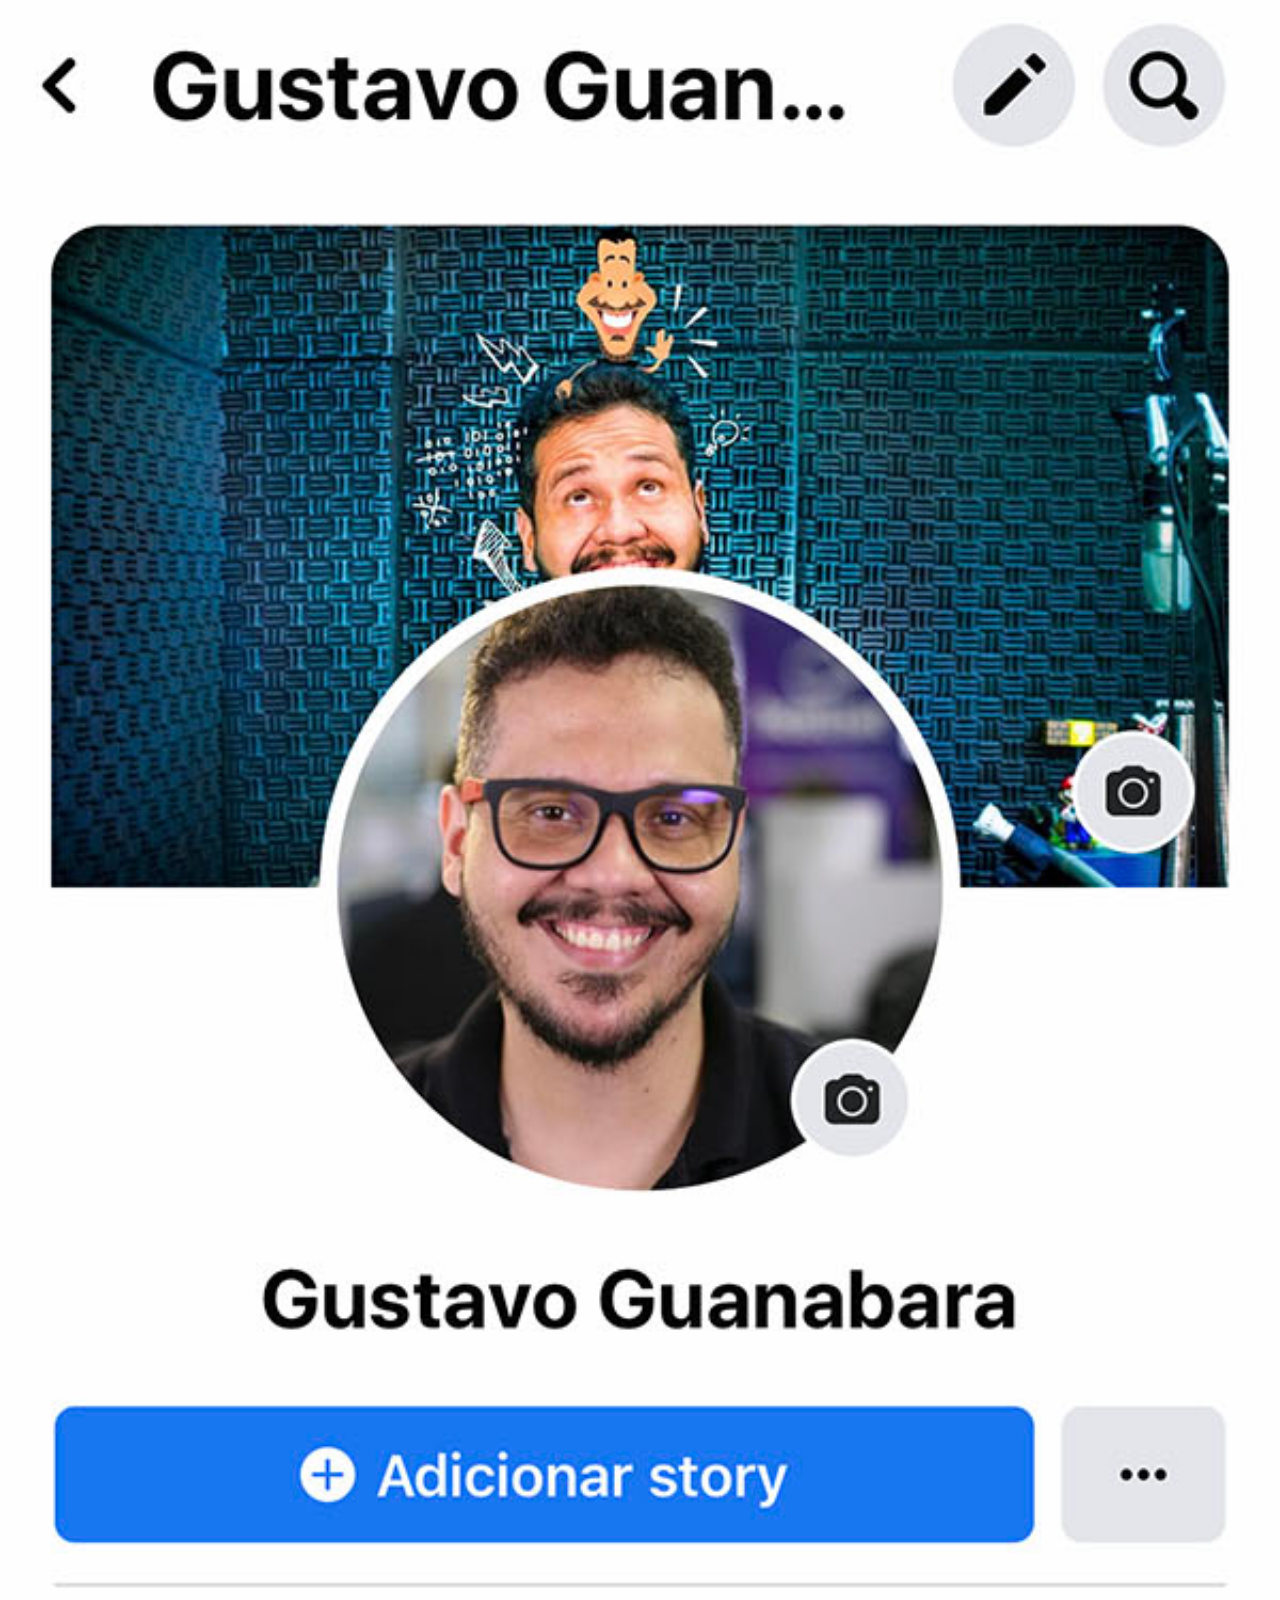
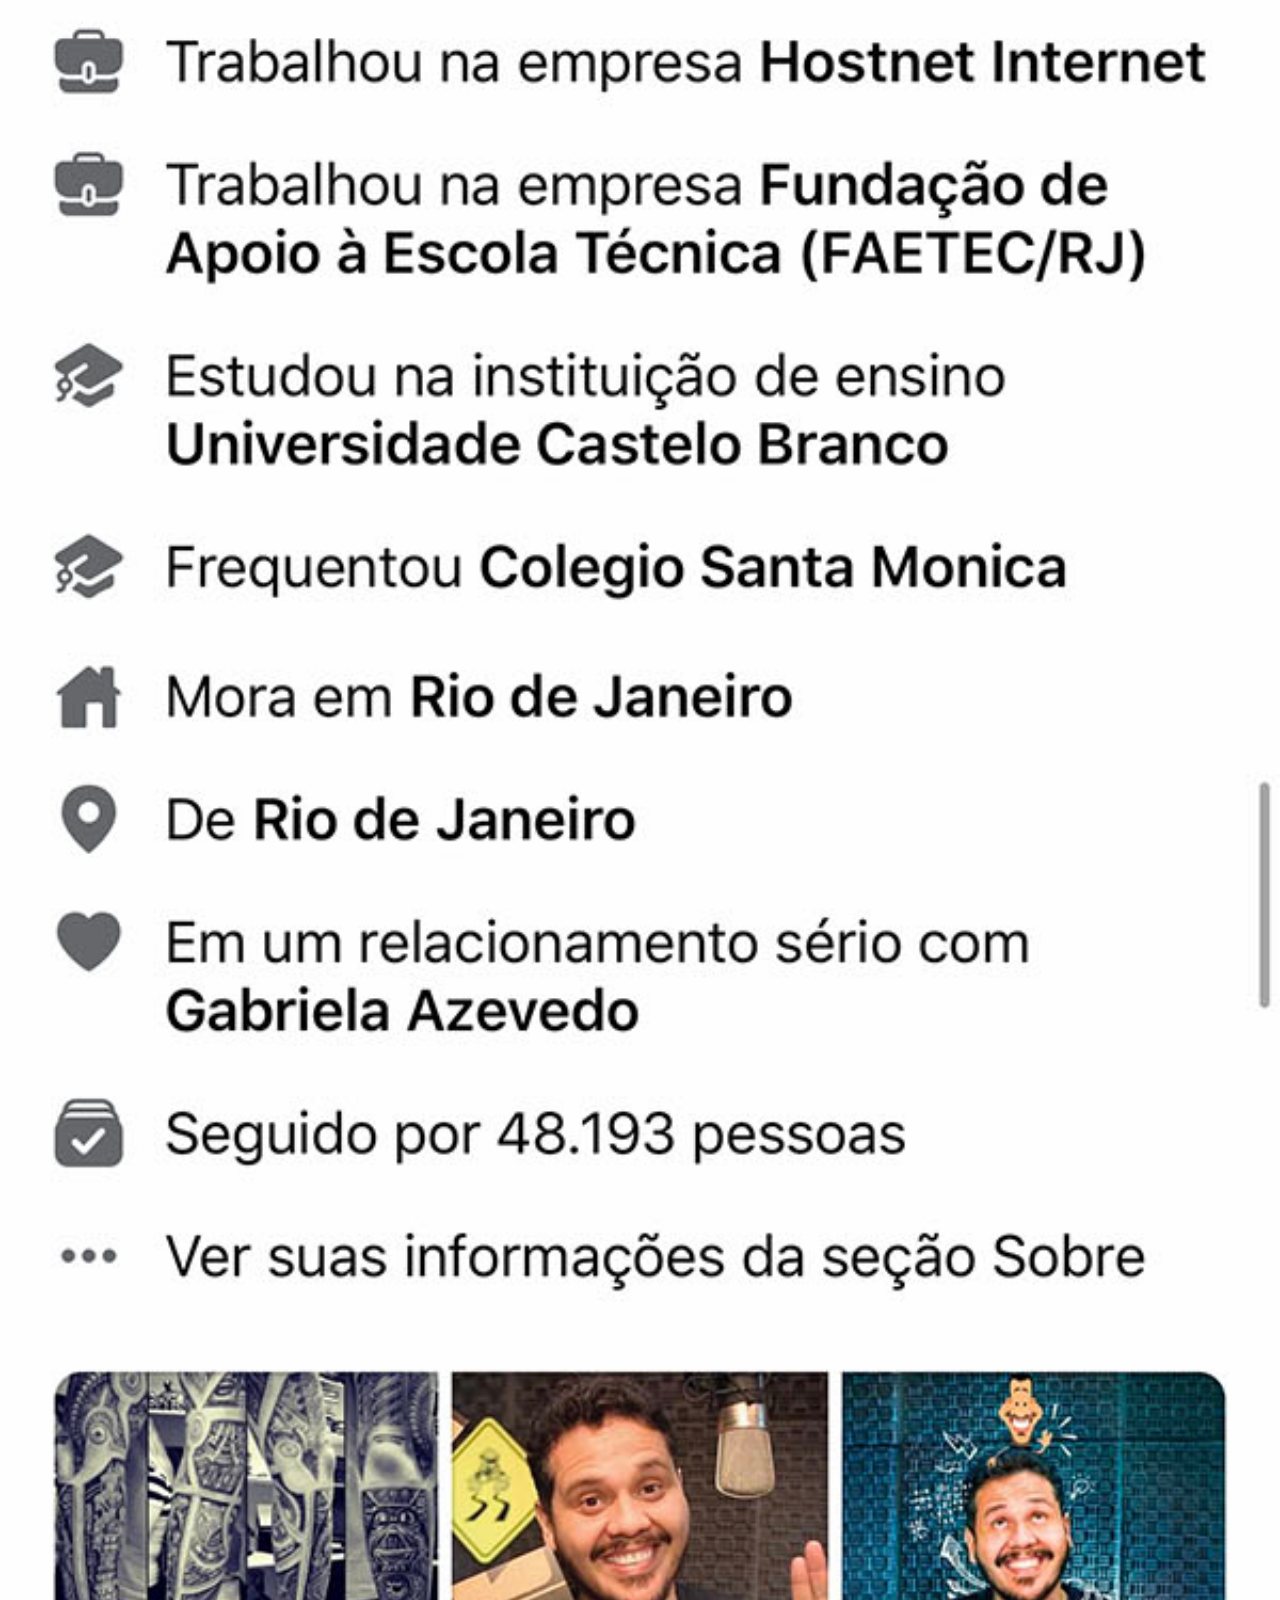
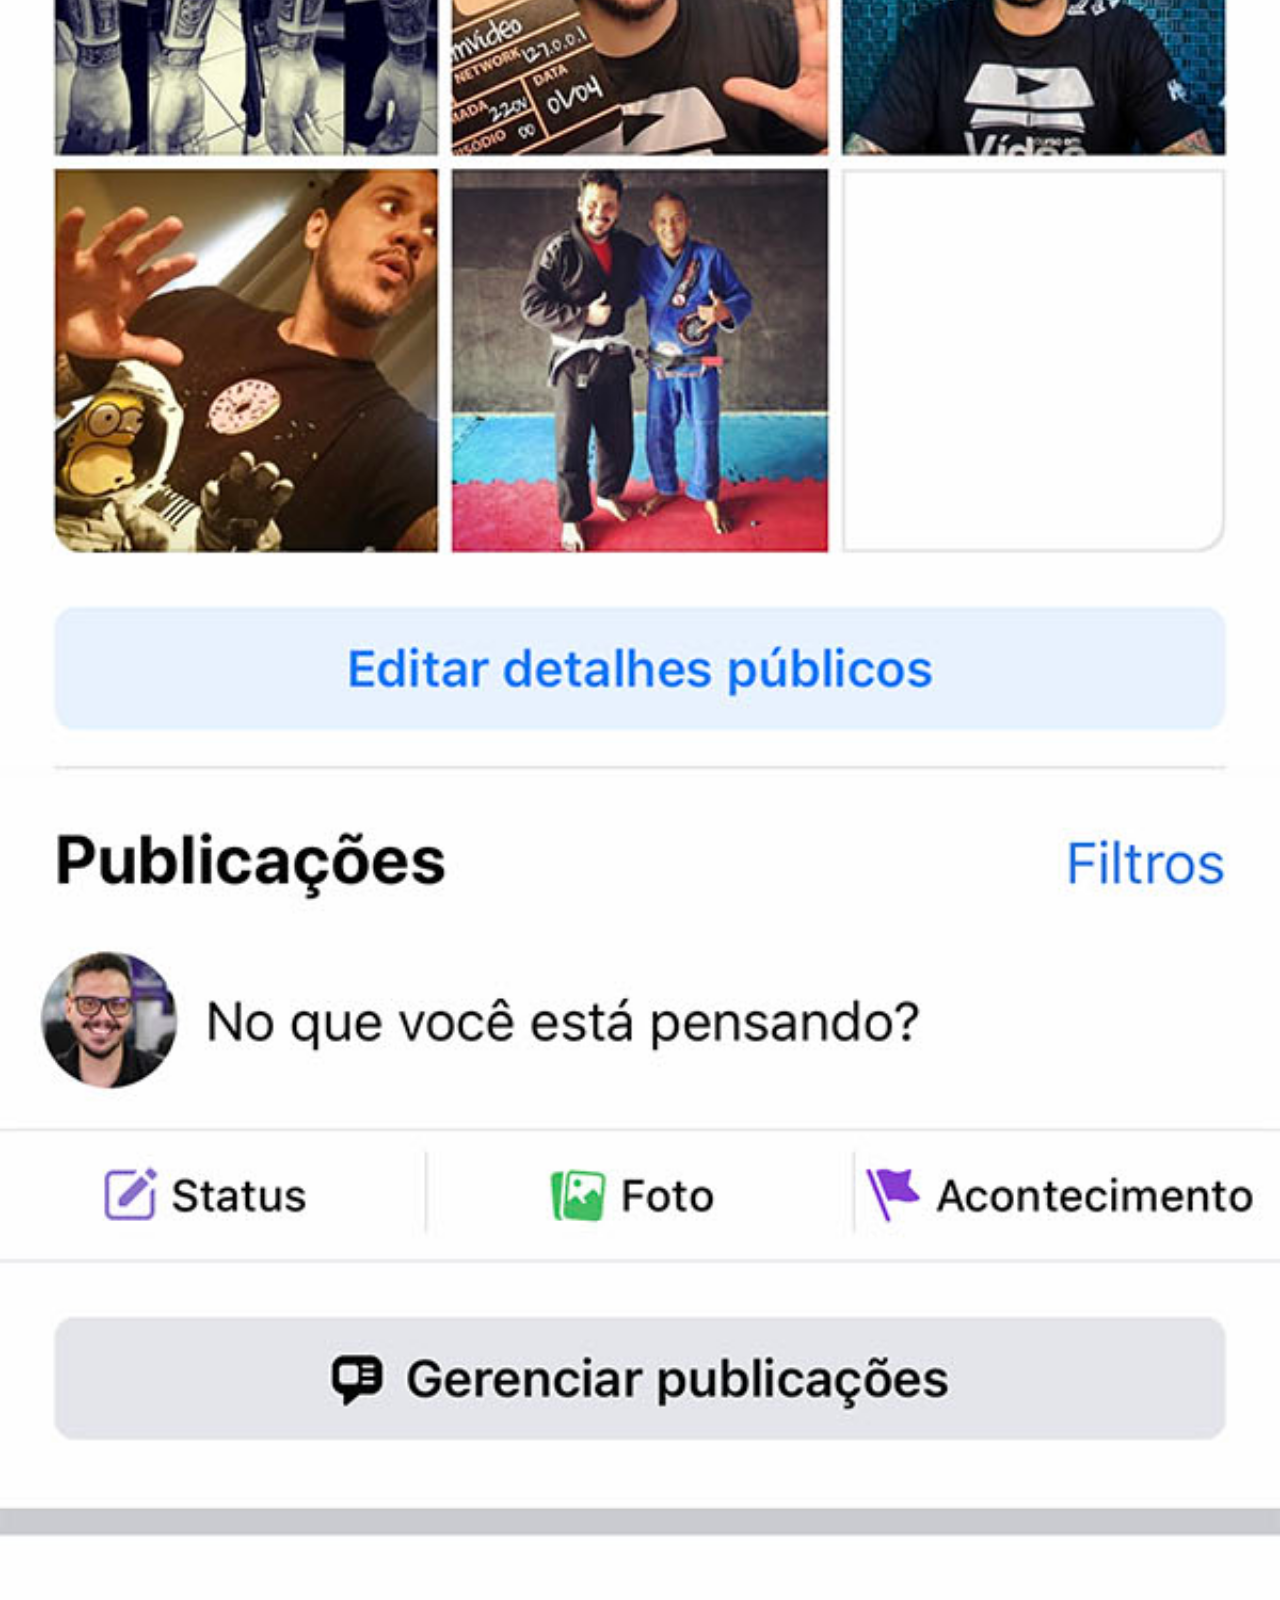
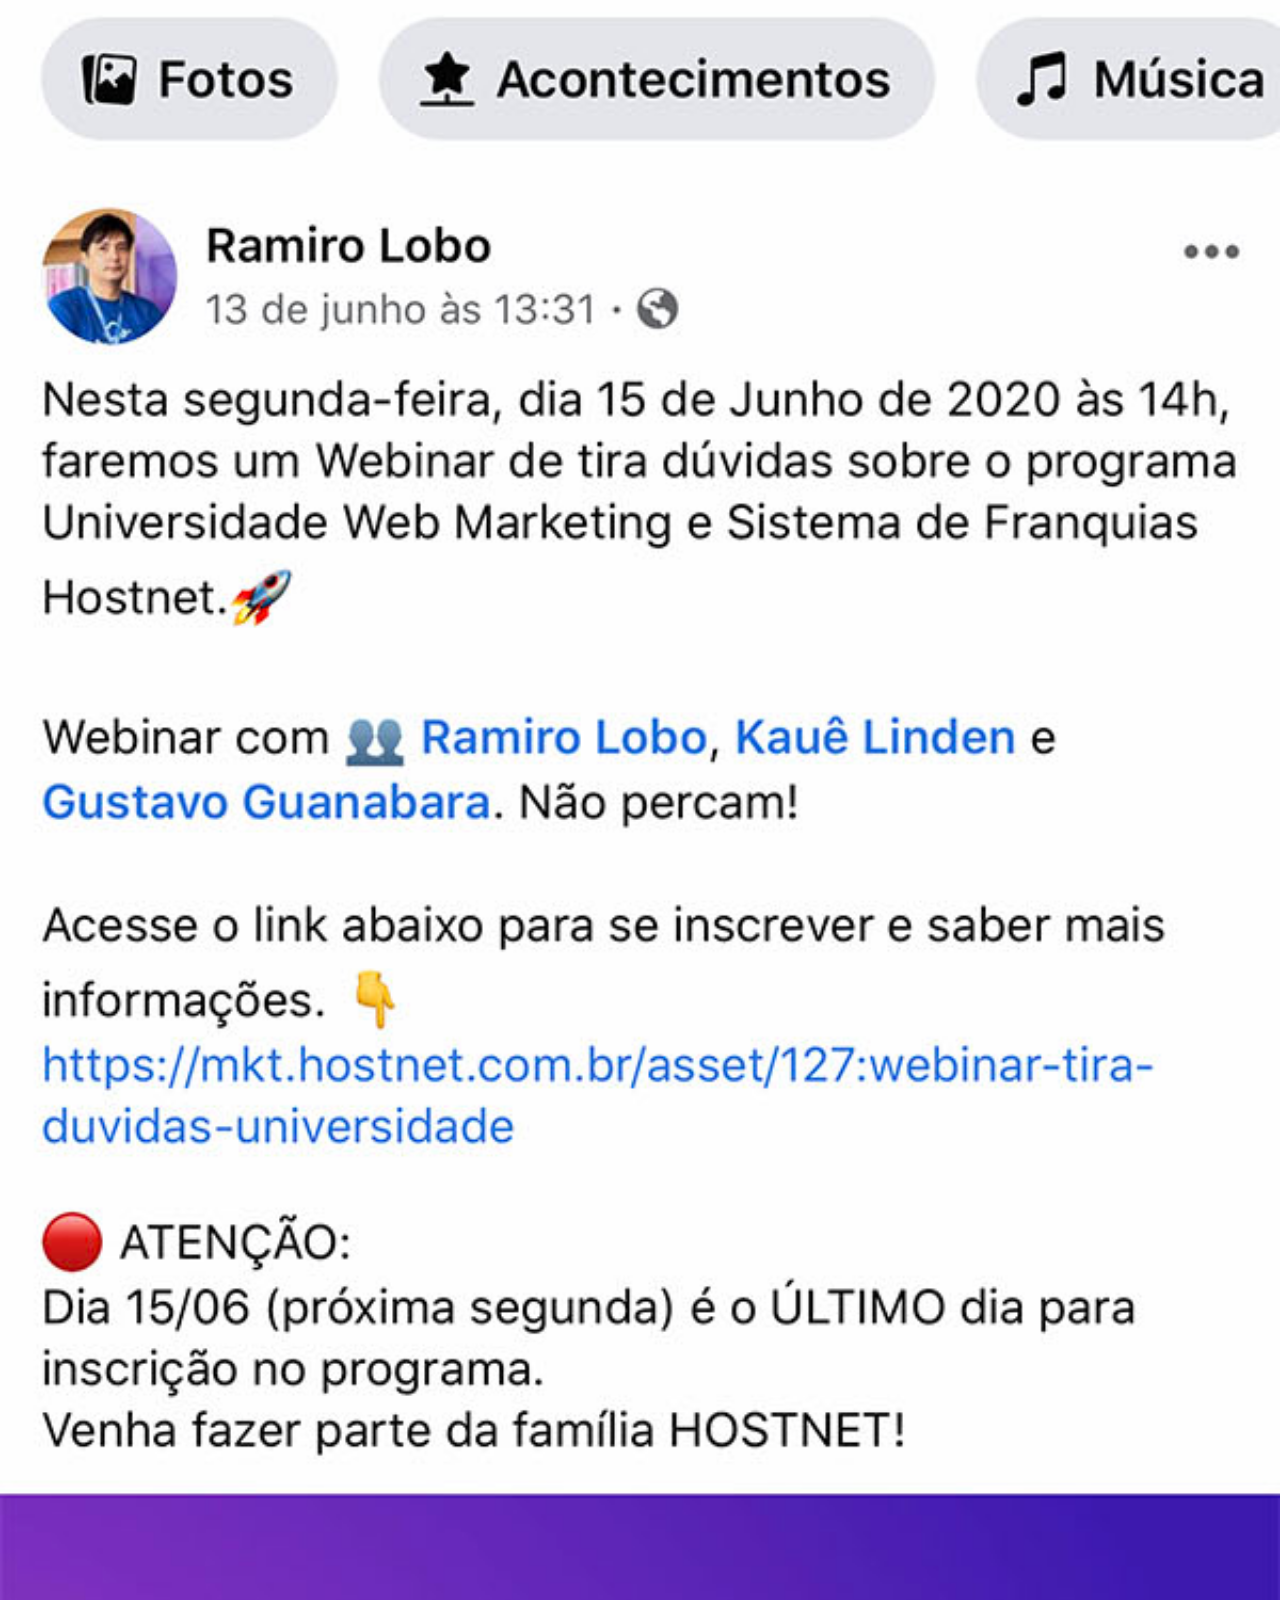
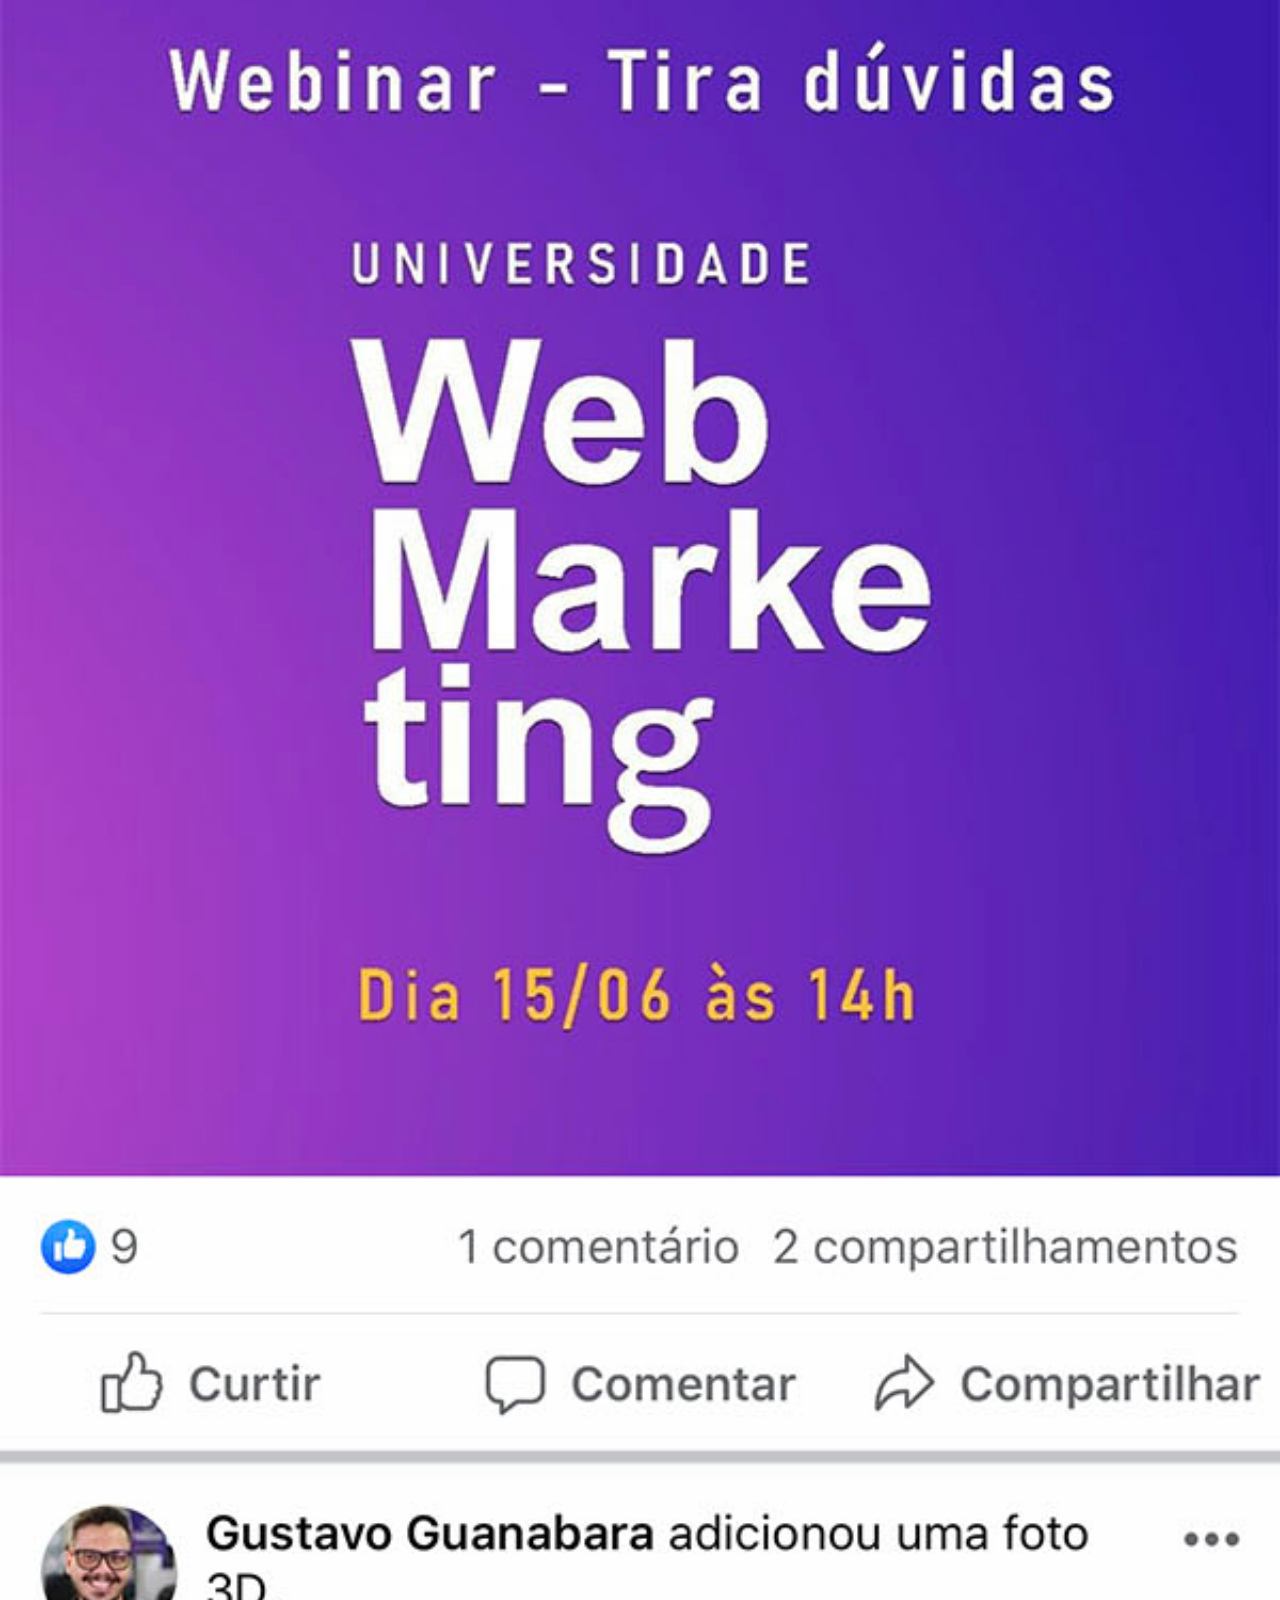
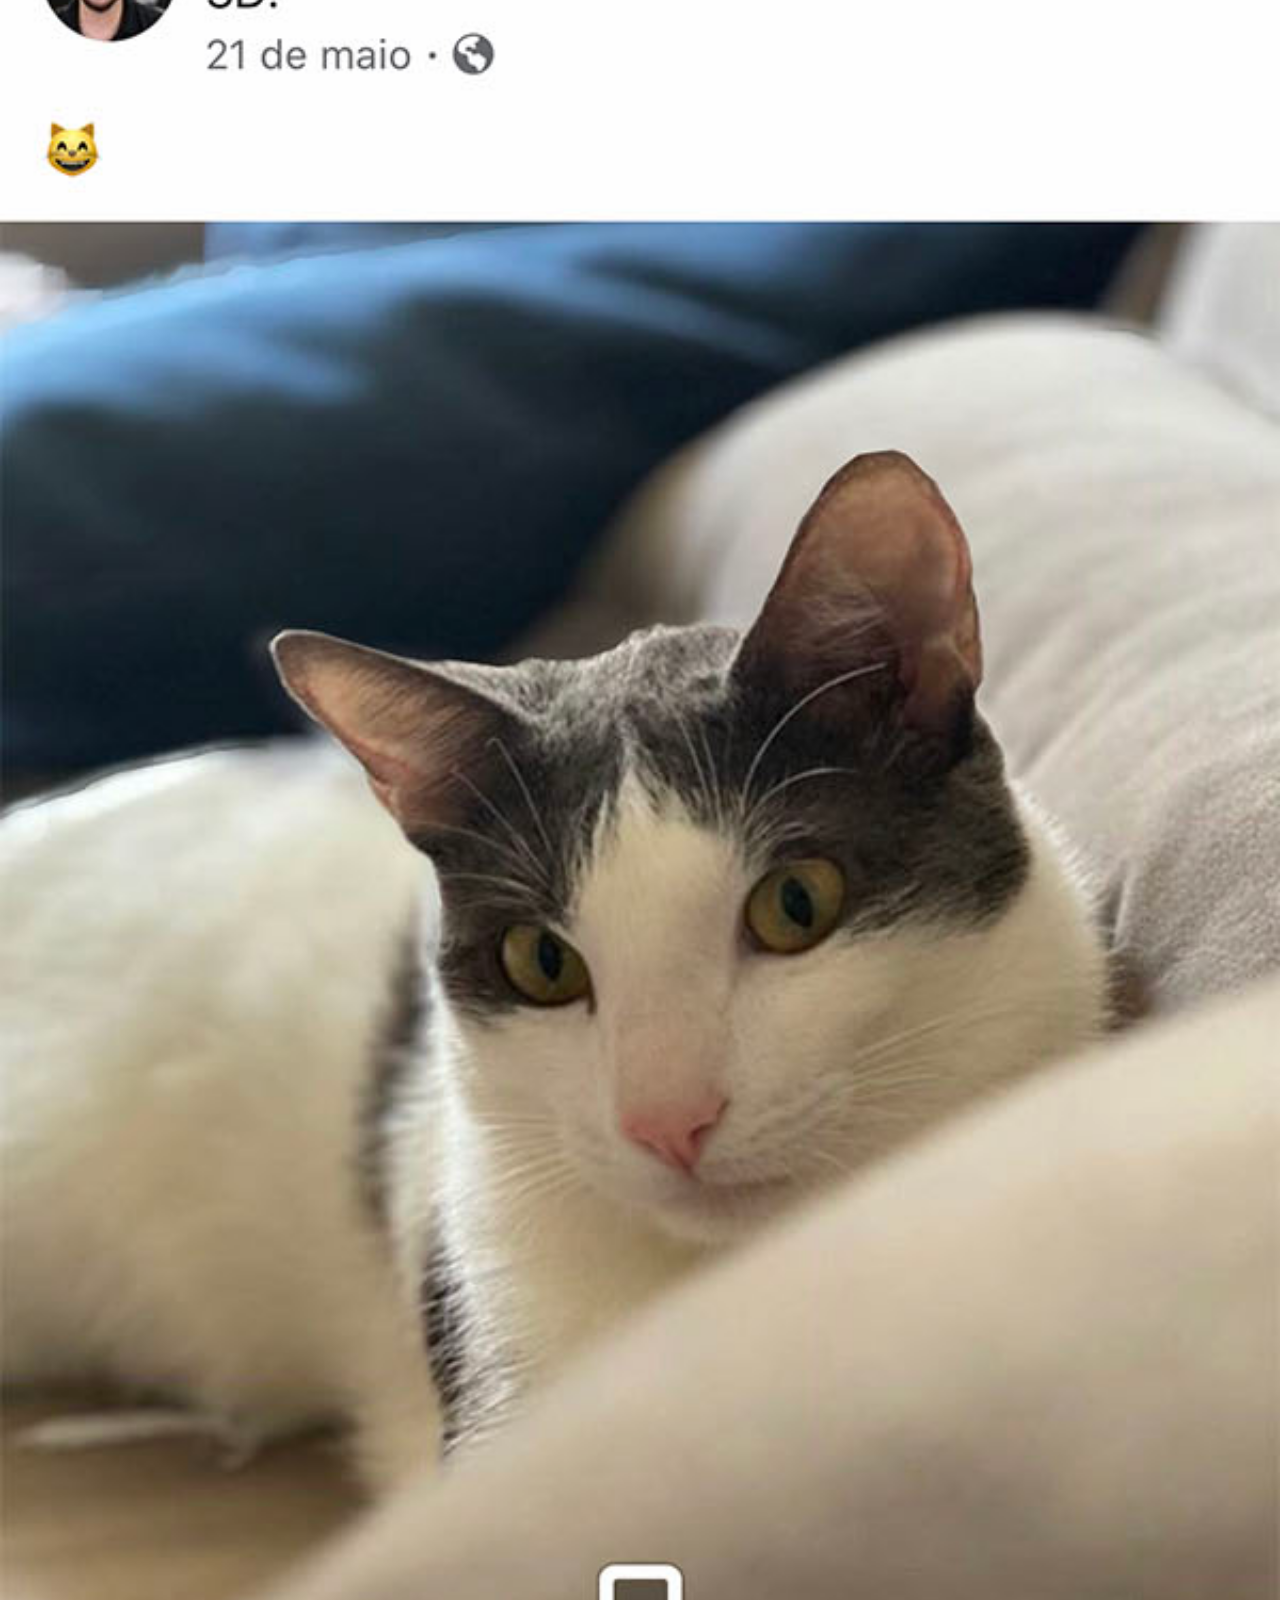
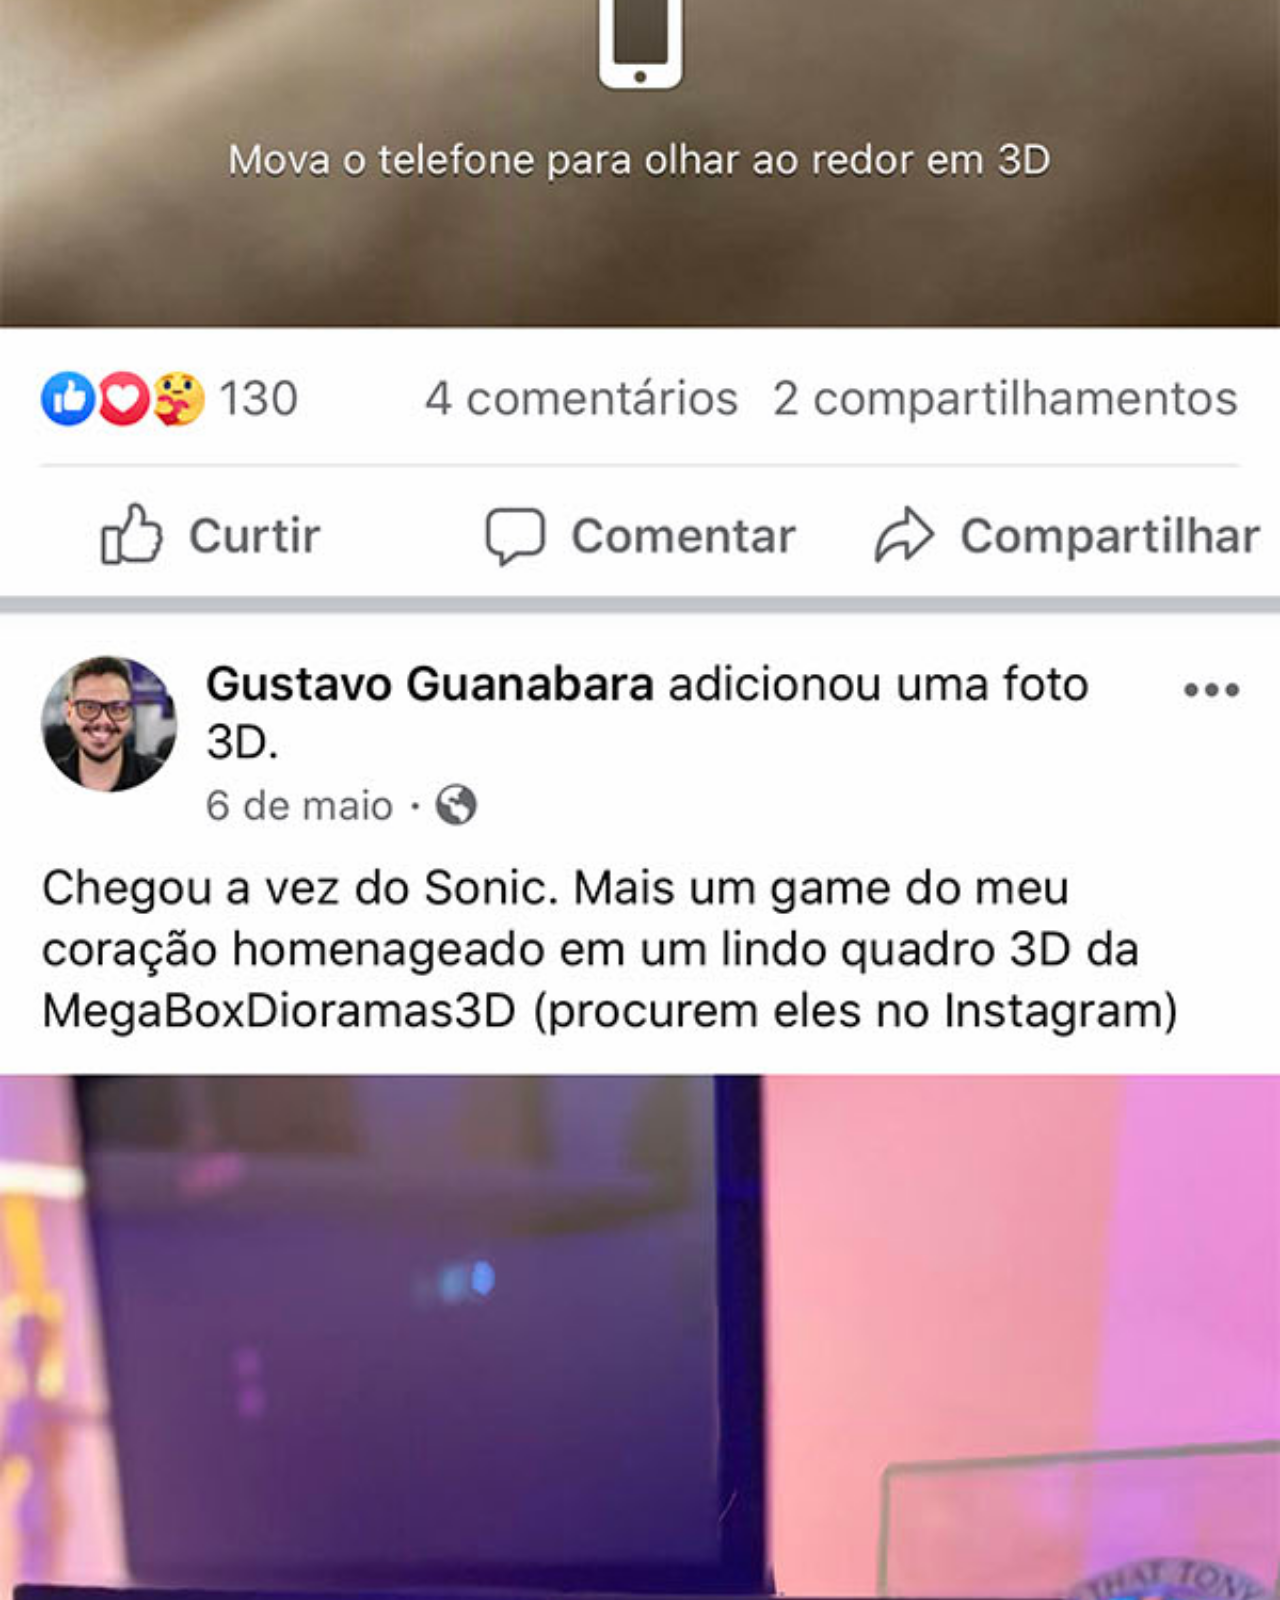
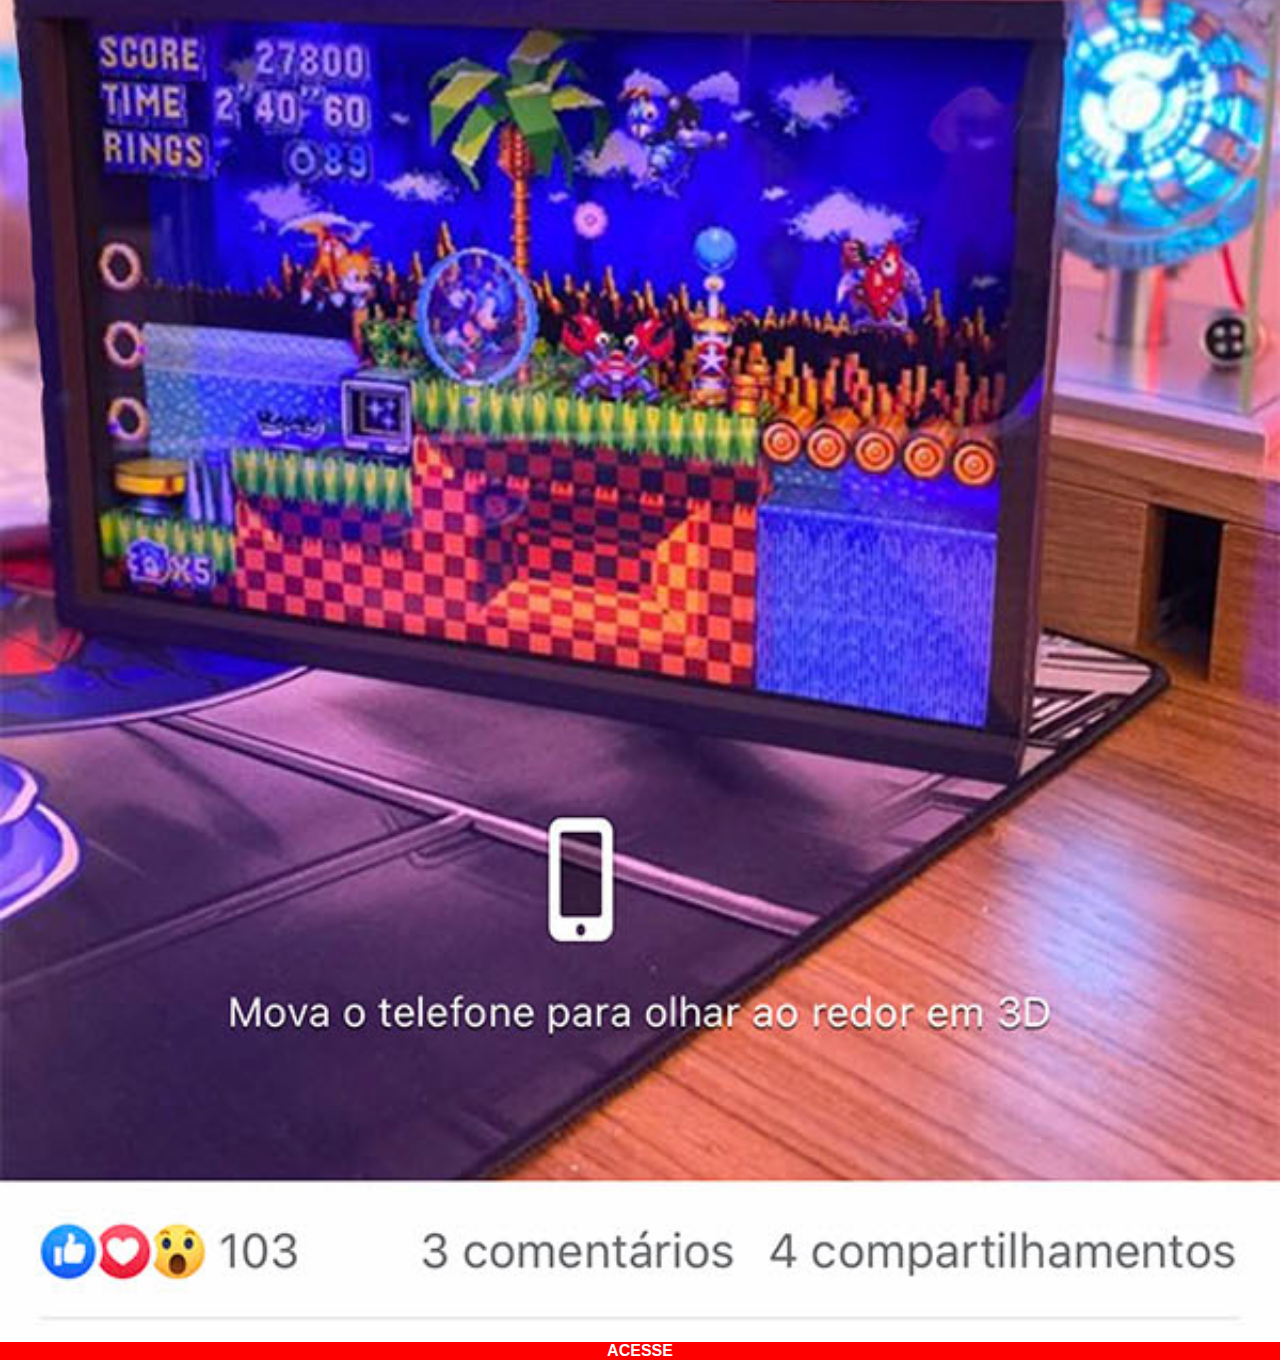
<file: facebook.html>
<!DOCTYPE html>
<html lang="pt-br">
<head>
    <meta charset="UTF-8">
    <meta name="viewport" content="width=device-width, initial-scale=1.0">
    <title>Facebook</title>
    <link rel="stylesheet" href="estilo/social.css">
</head>
<body>
    <img src="imagens/tela-facebook.jpg" alt="Youtube">
    <a href="https://www.youtube.com/" target="_blank"> ACESSE</a>
    
</body>
</html>
</file>
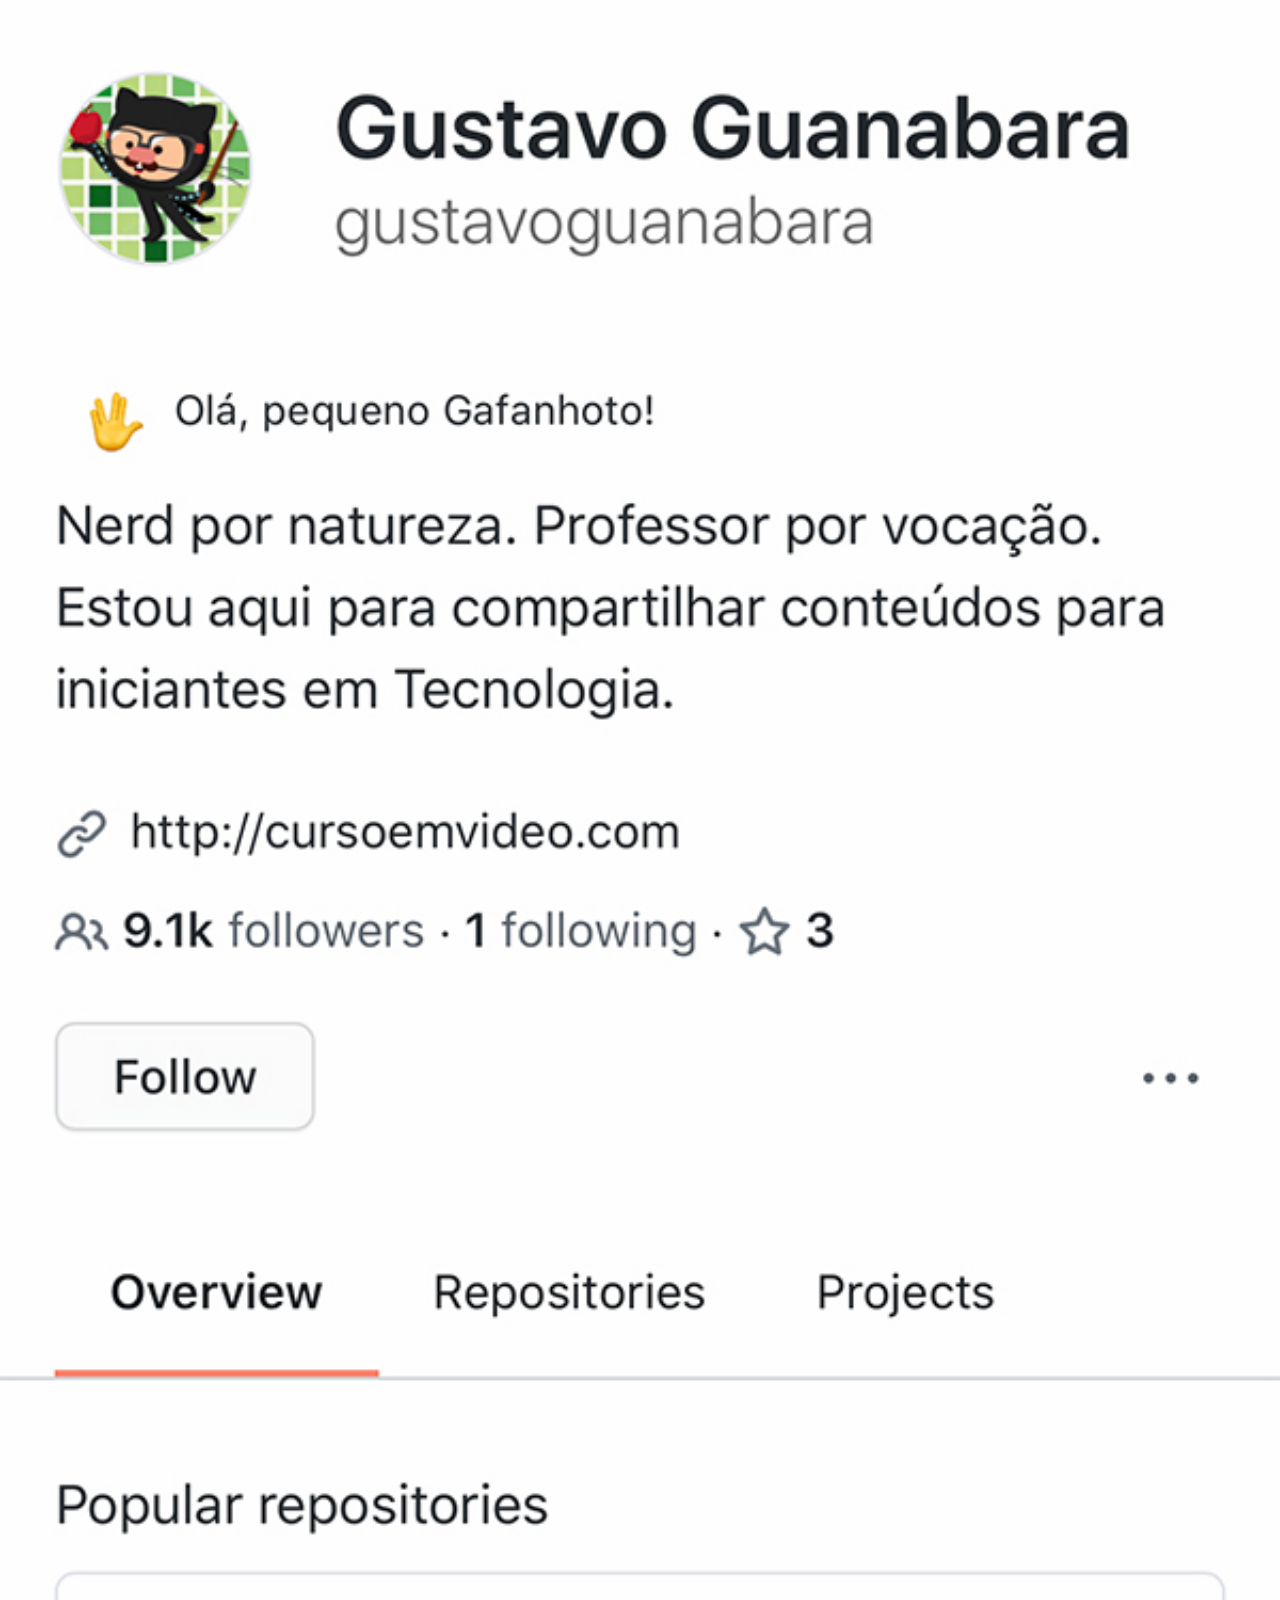
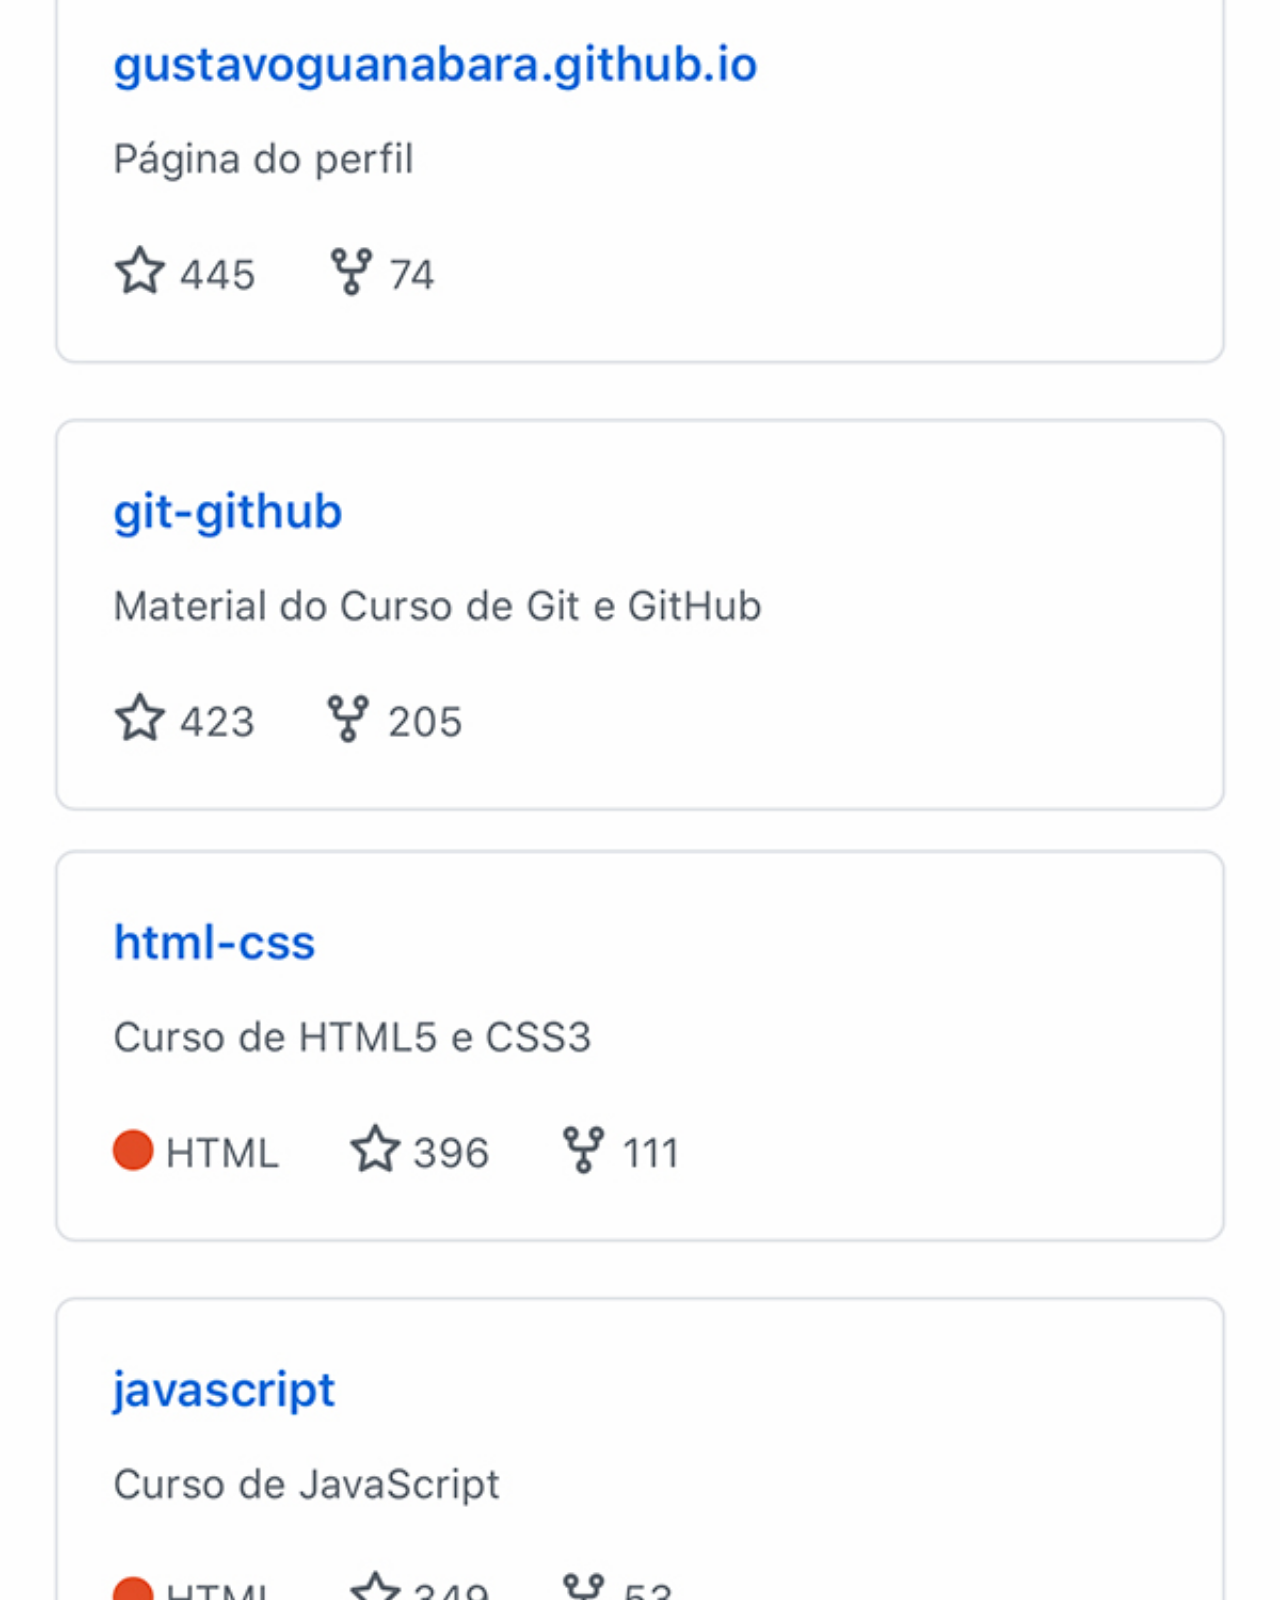
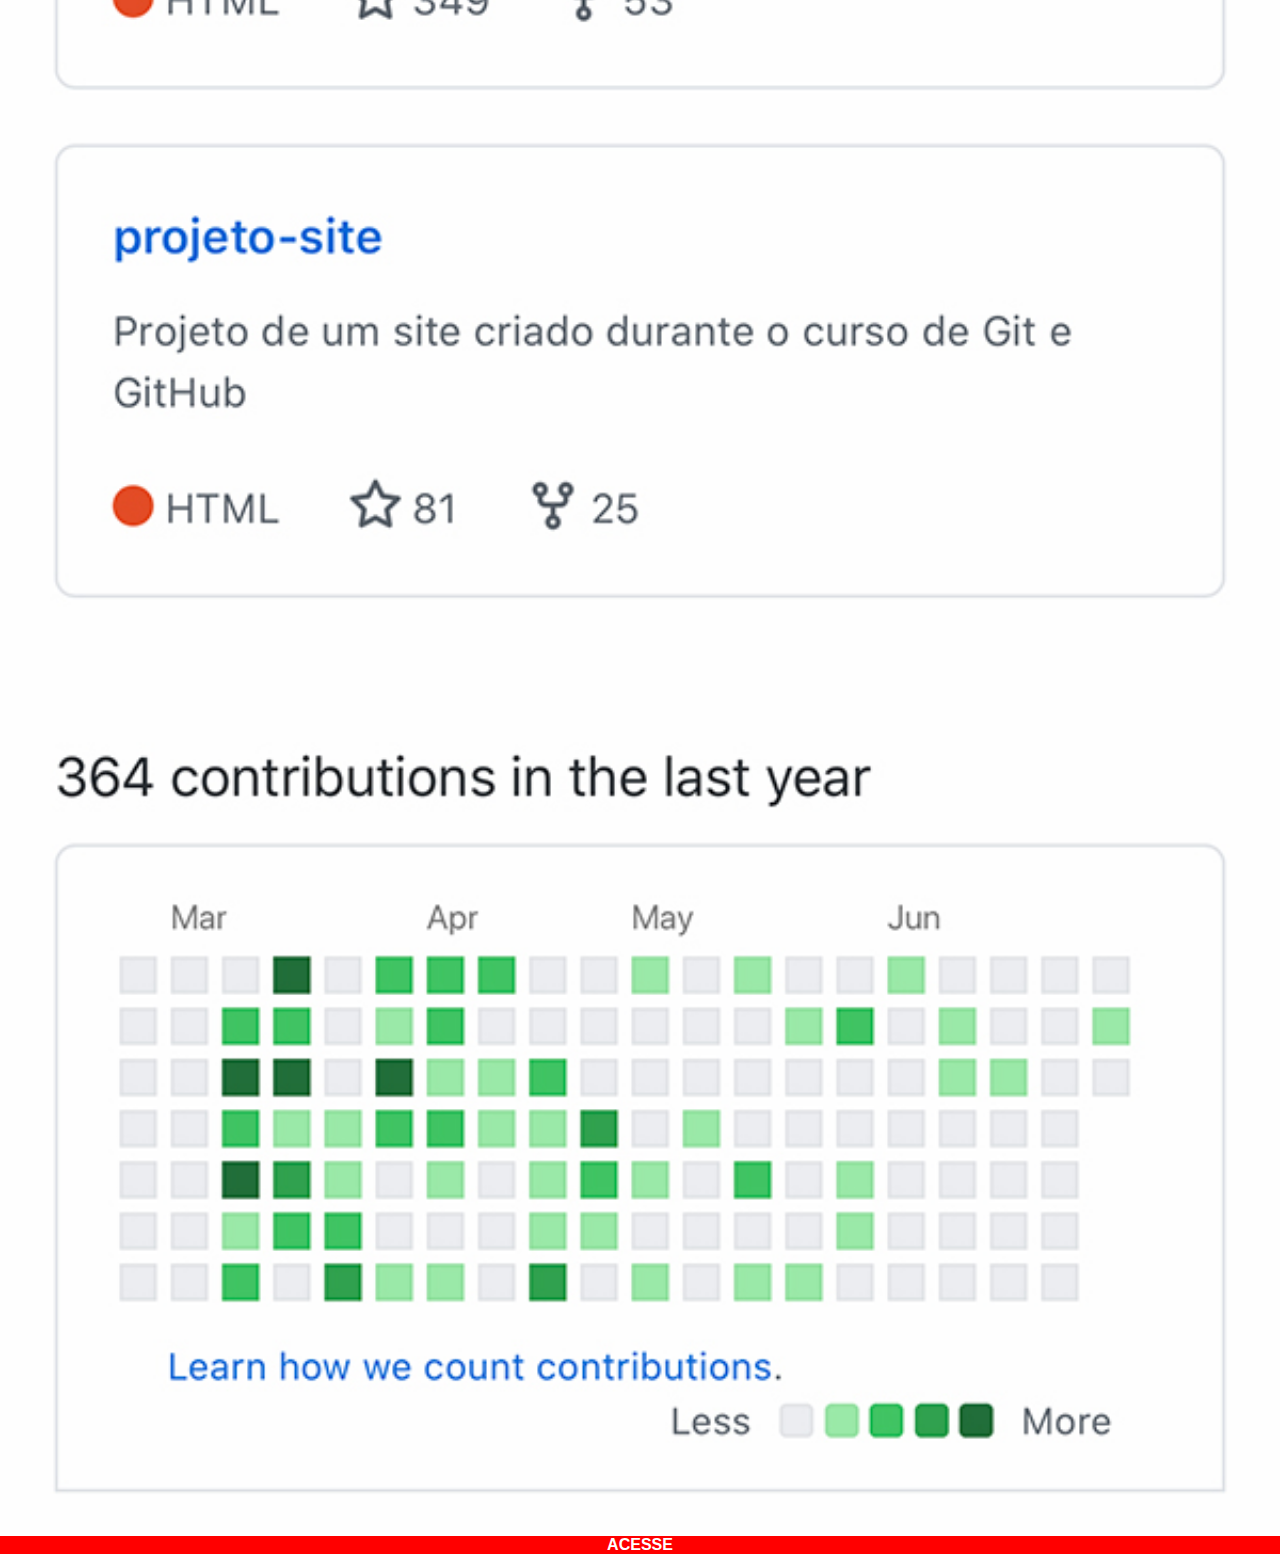
<file: github.html>
<!DOCTYPE html>
<html lang="pt-br">
<head>
    <meta charset="UTF-8">
    <meta name="viewport" content="width=device-width, initial-scale=1.0">
    <link rel="stylesheet" href="estilo/social.css">
    <title>github</title>
</head>
<body>

    <img src="imagens/tela-github.jpg" alt="Youtube">
    <a href="https://www.youtube.com/" target="_blank"> ACESSE</a>
    
    
</body>
</html>
</file>
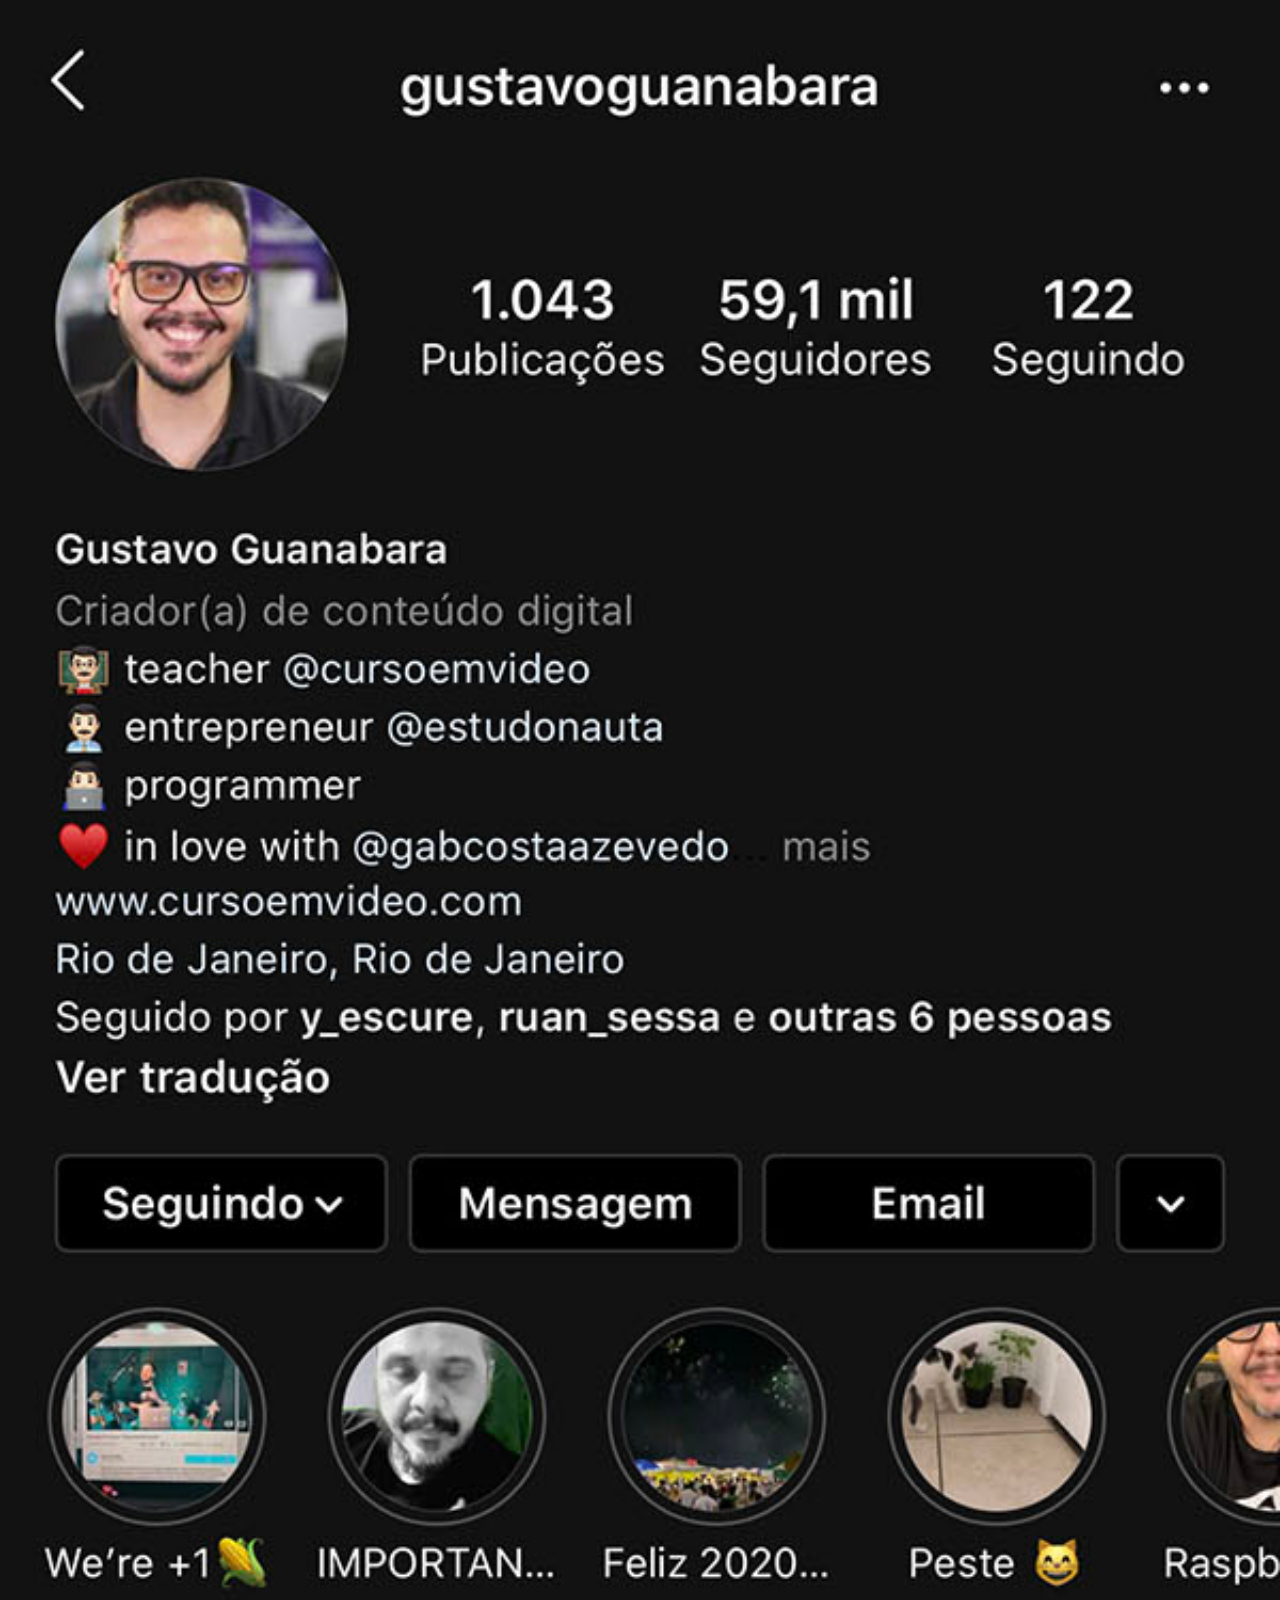
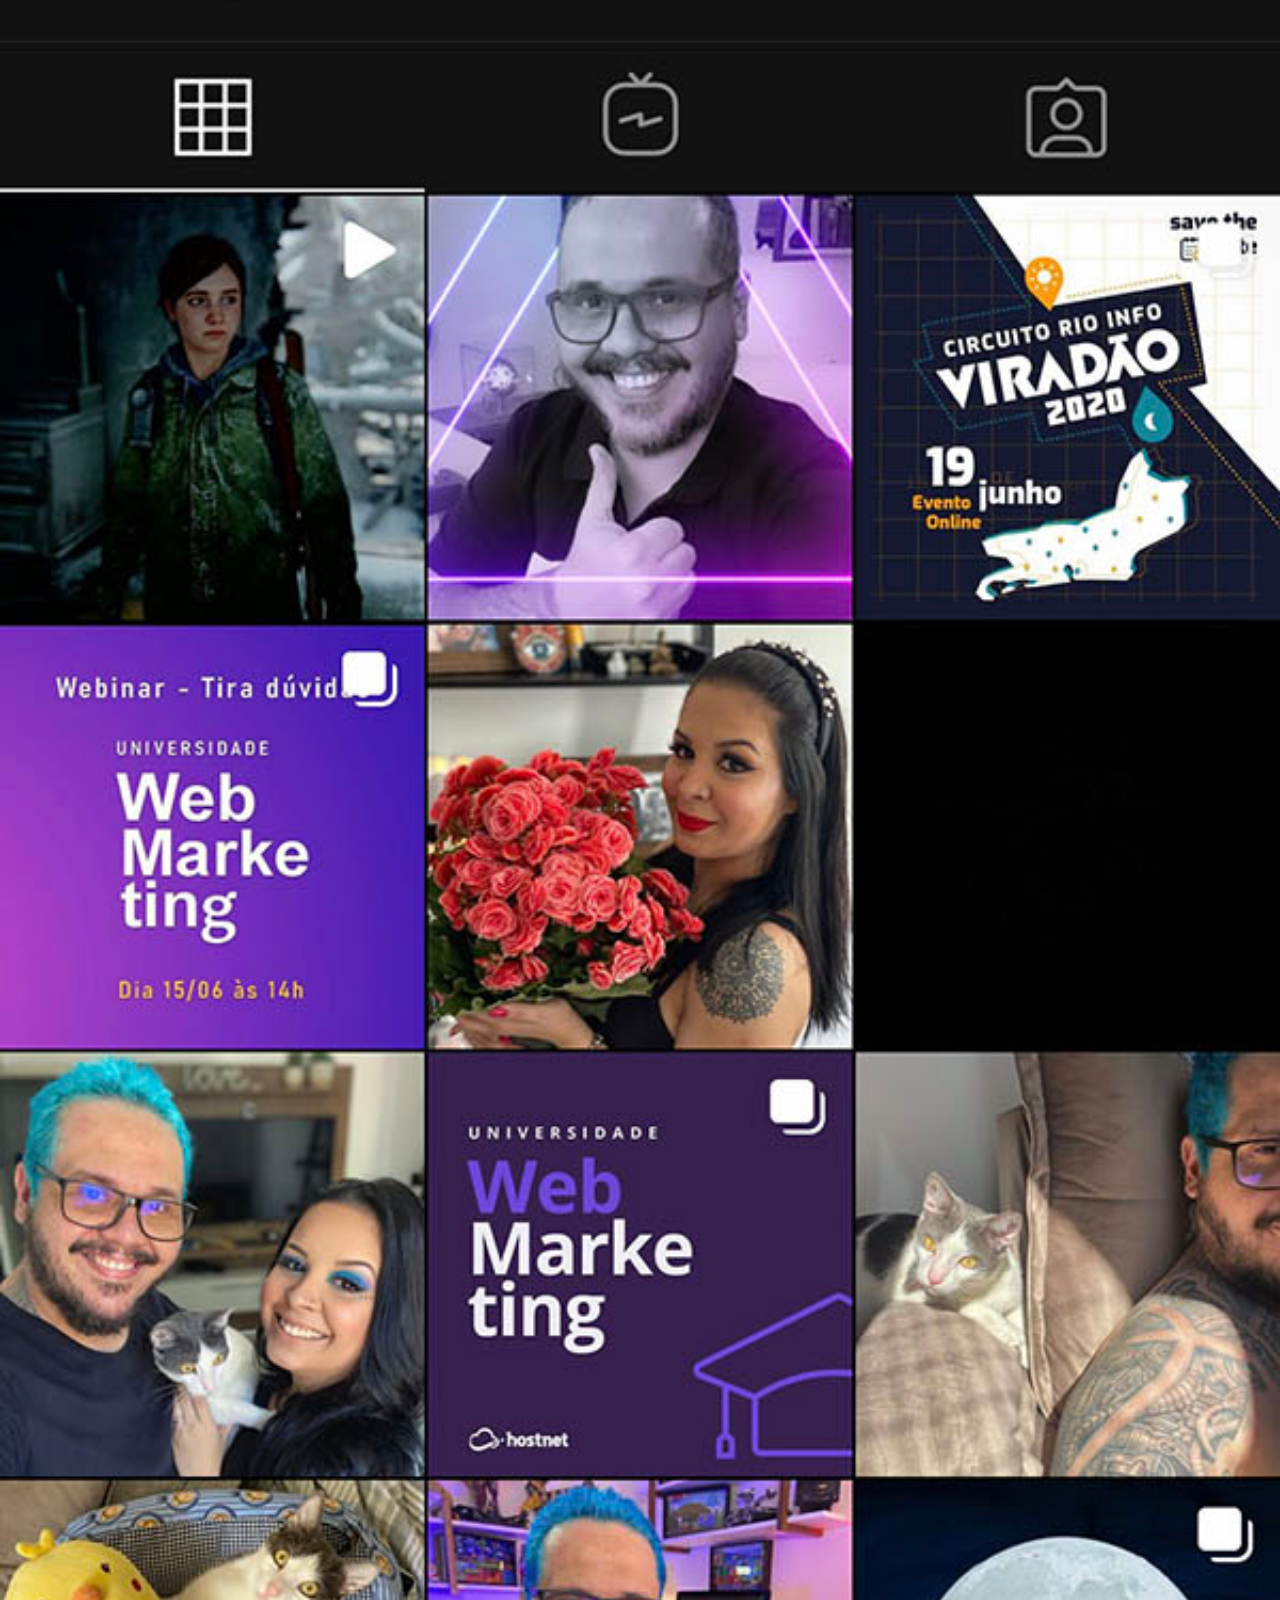
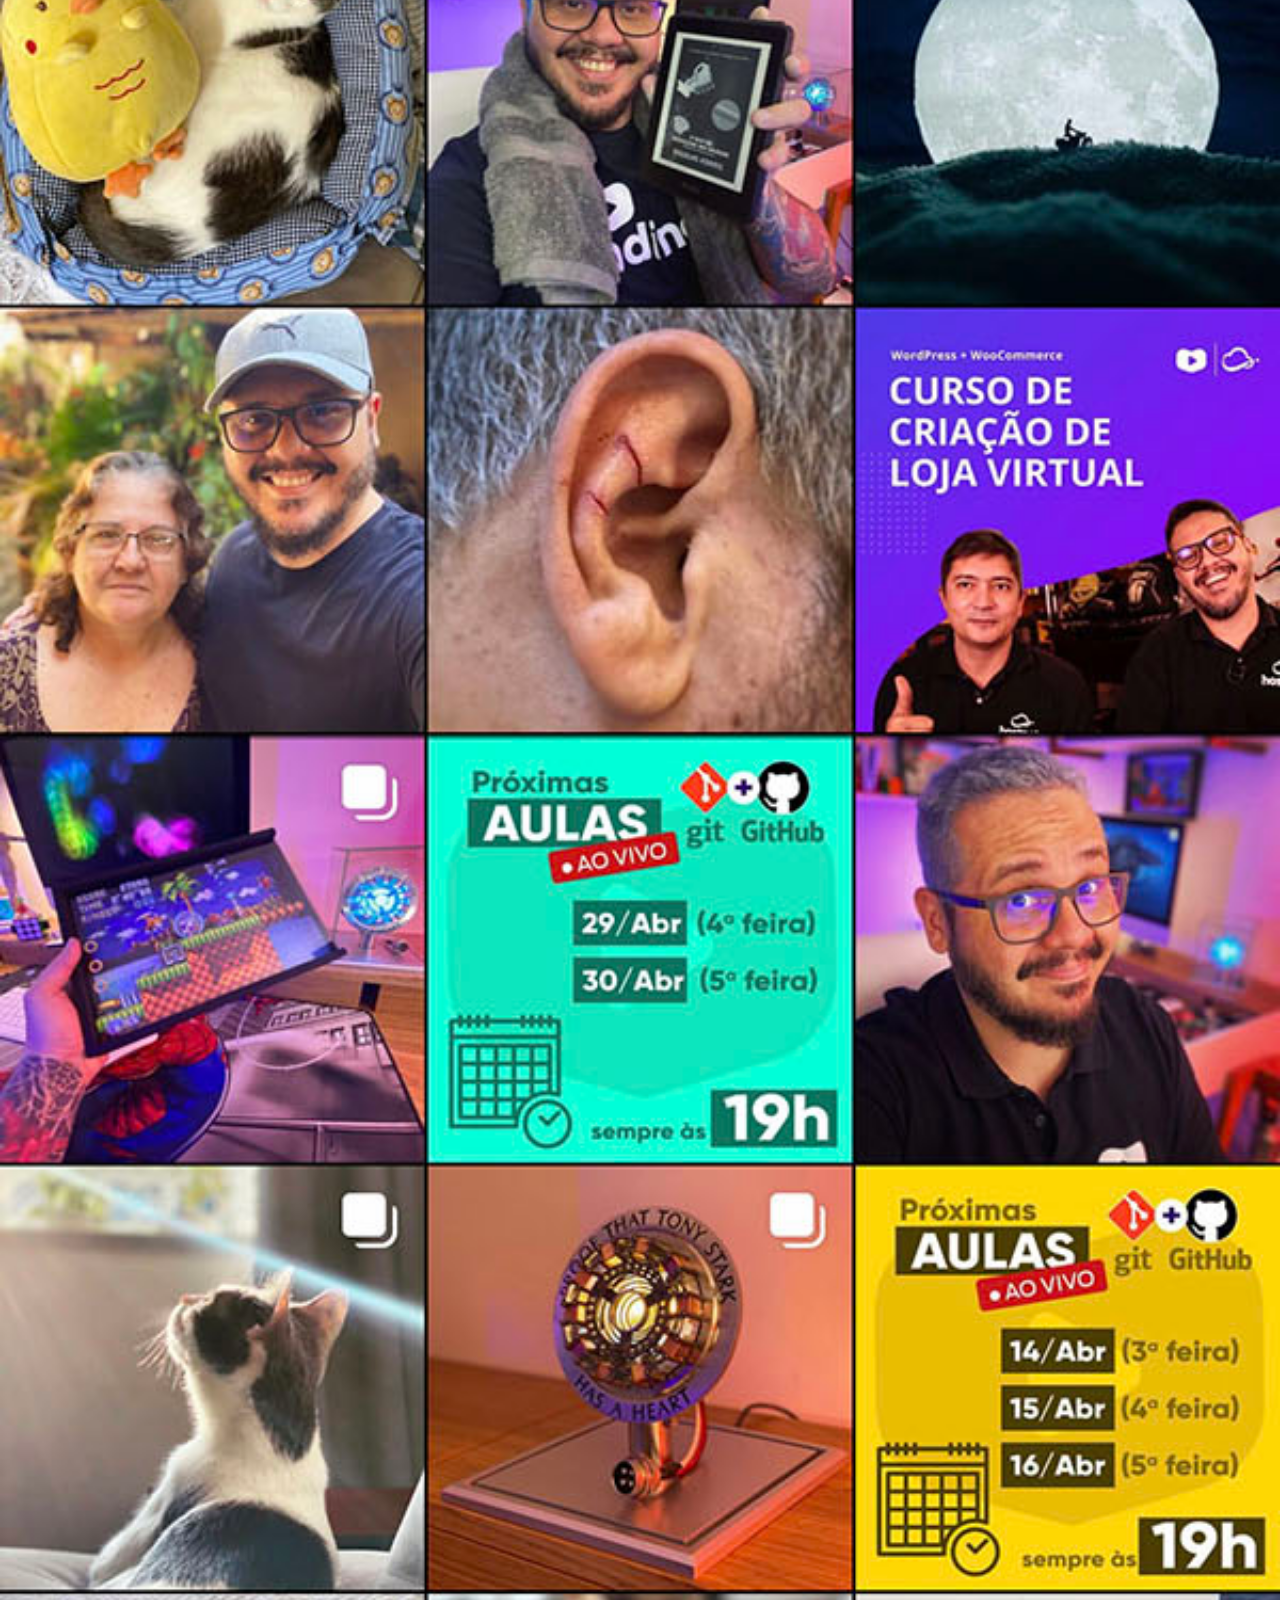
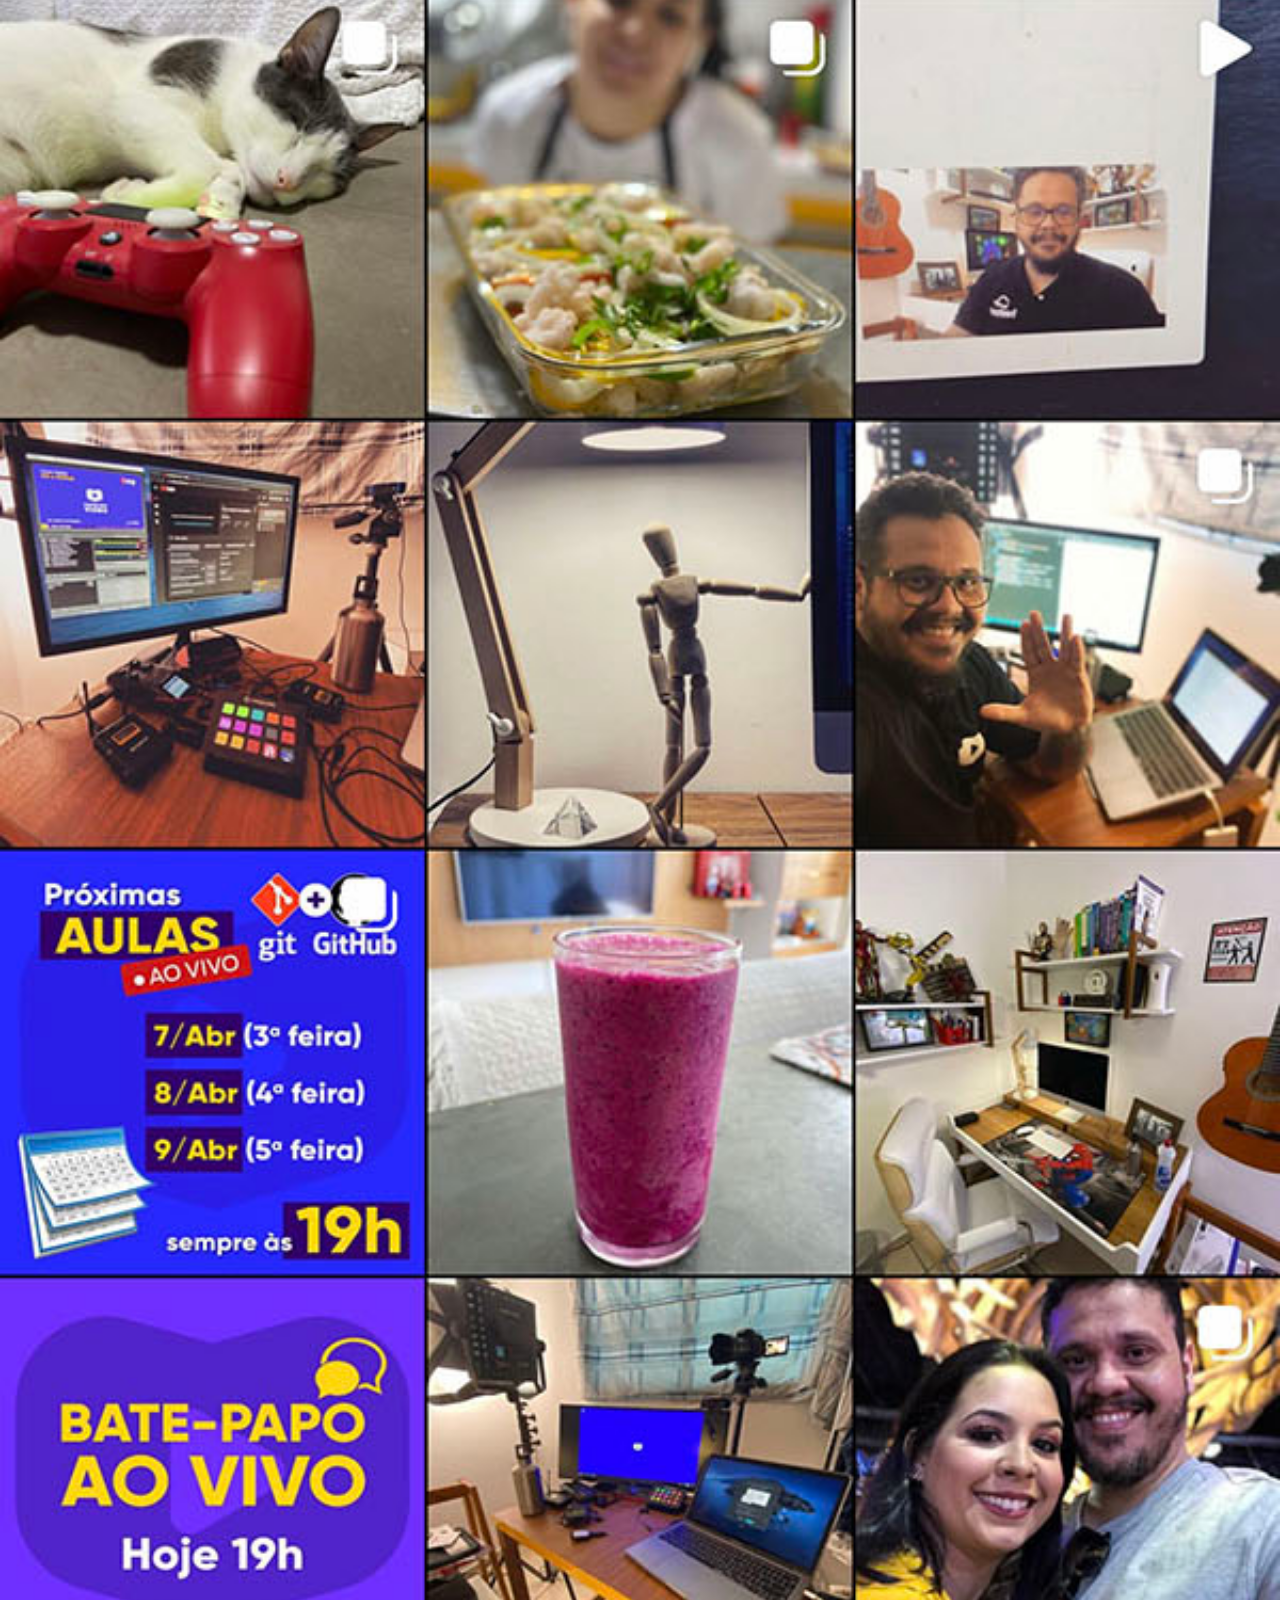
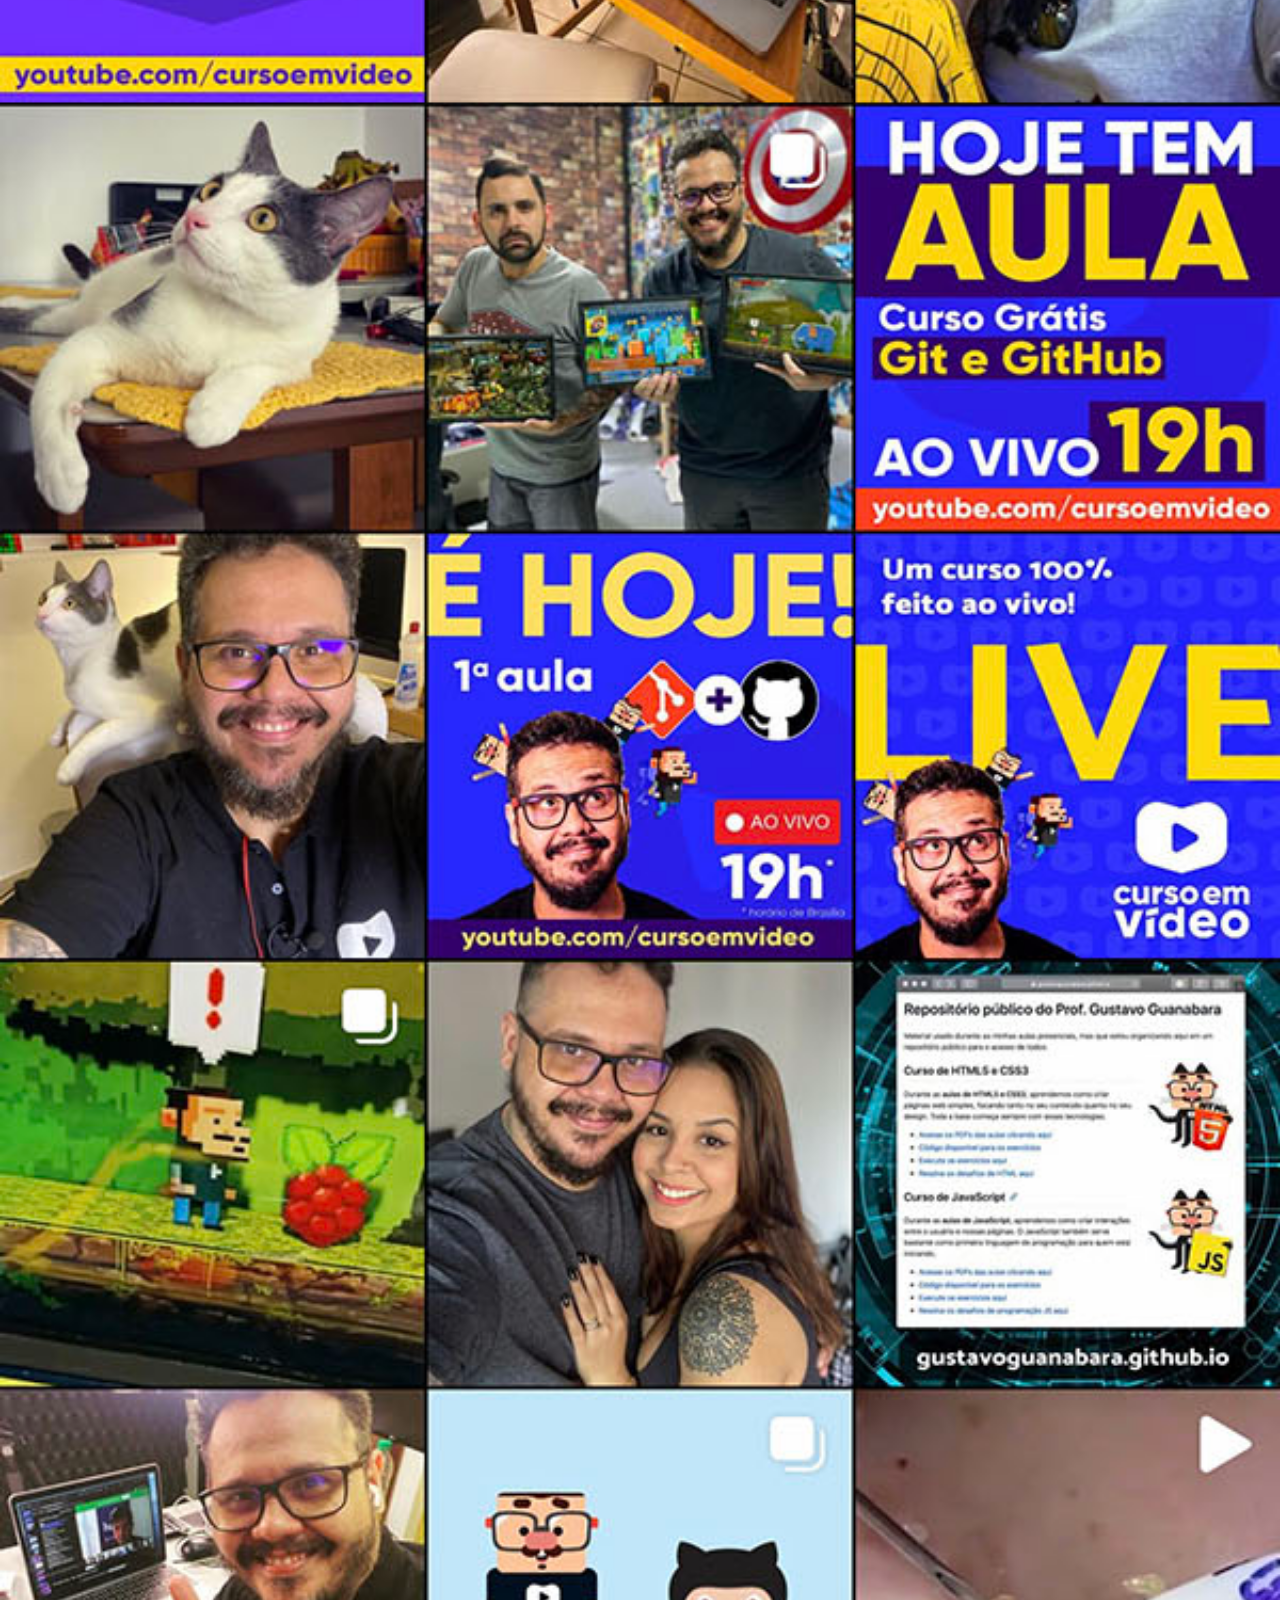
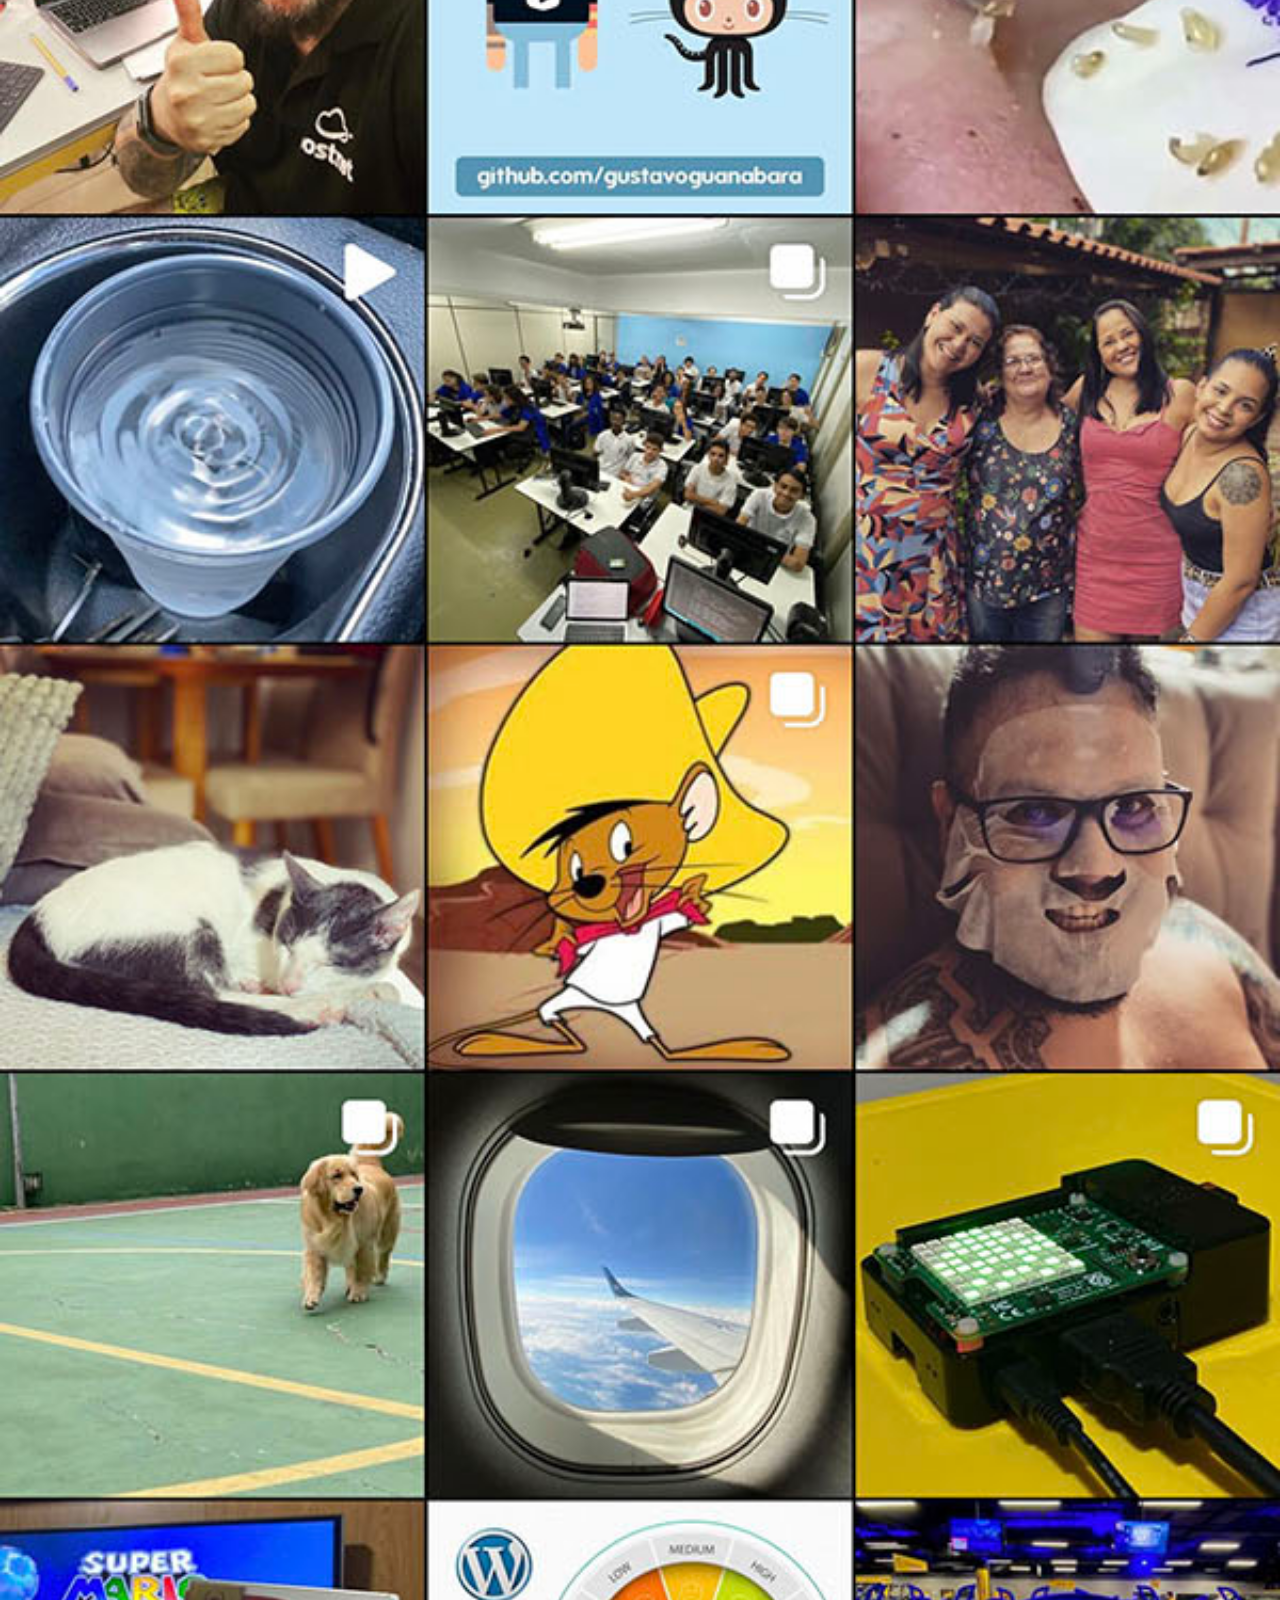
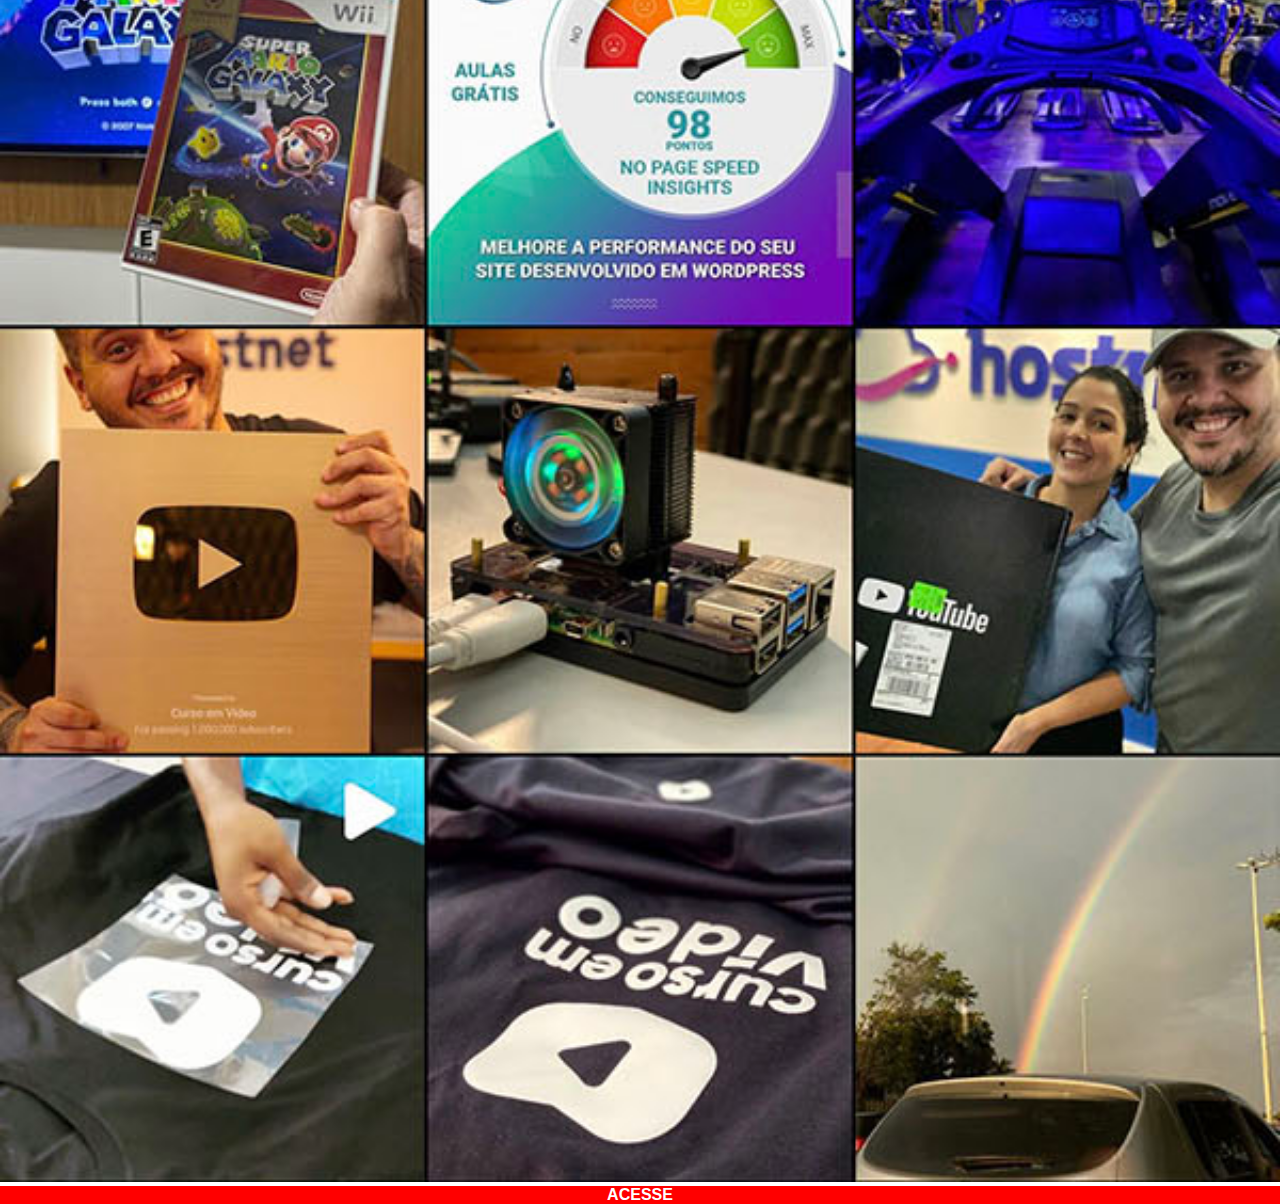
<file: instagram.html>
<!DOCTYPE html>
<html lang="pt-br">
<head>
    <meta charset="UTF-8">
    <meta name="viewport" content="width=device-width, initial-scale=1.0">
    <link rel="stylesheet" href="estilo/social.css">
    <title>Instagram</title>
</head>
<body>
    <img src="imagens/tela-instagram.jpg" alt="Youtube">
    <a href="https://www.youtube.com/" target="_blank"> ACESSE</a>
    
    
</body>
</html>
</file>
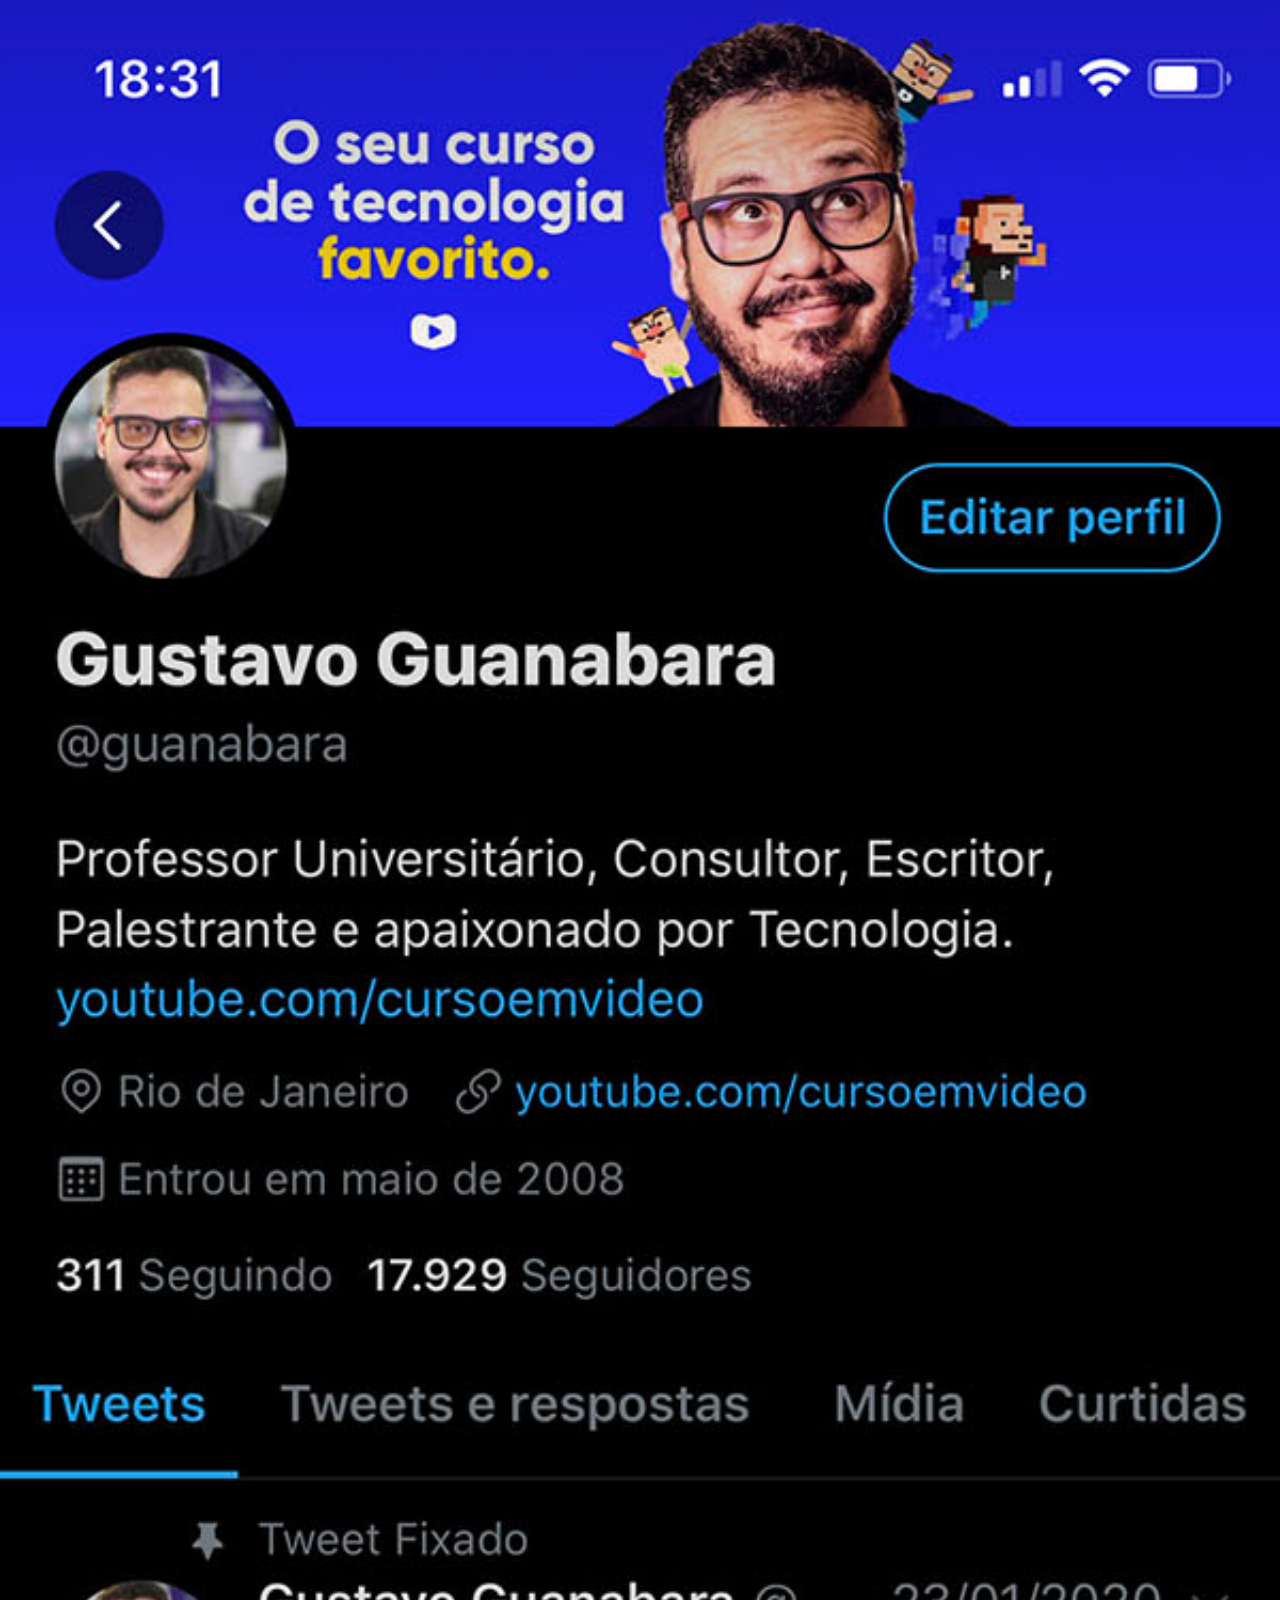
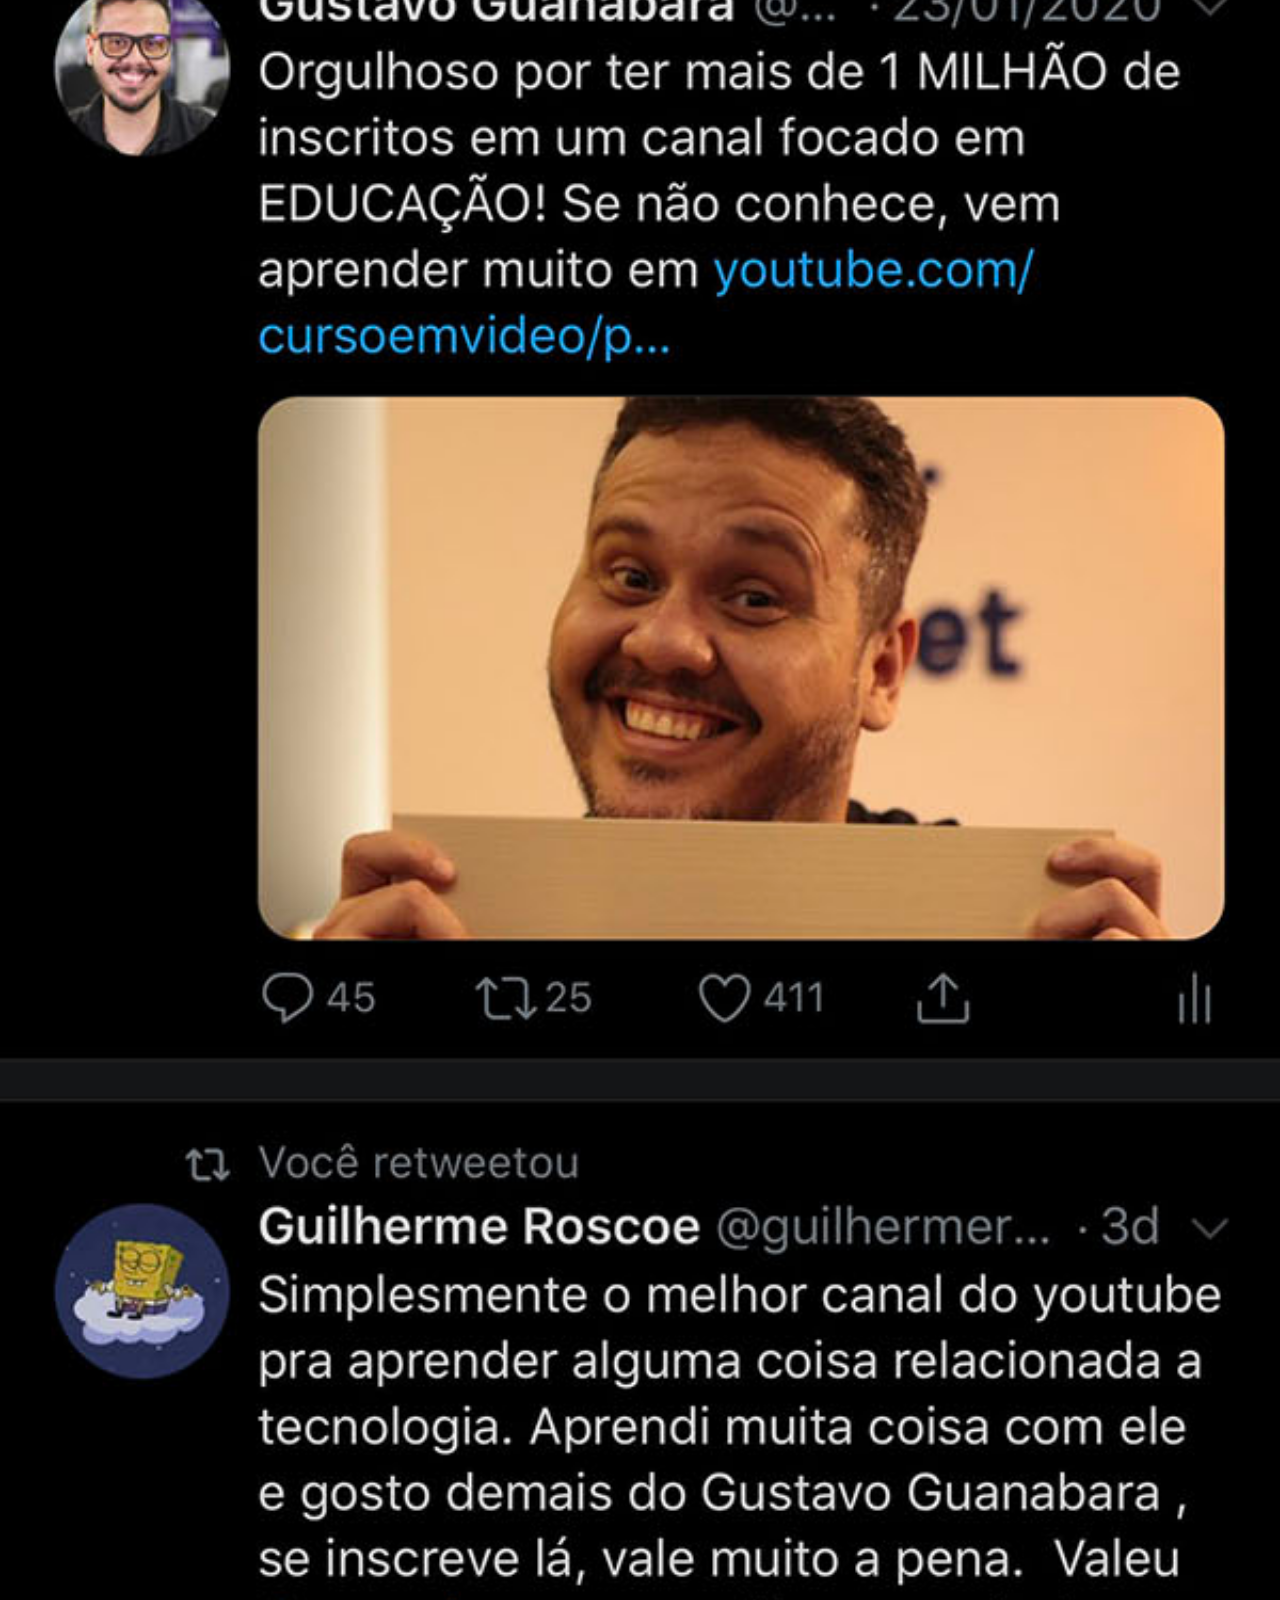
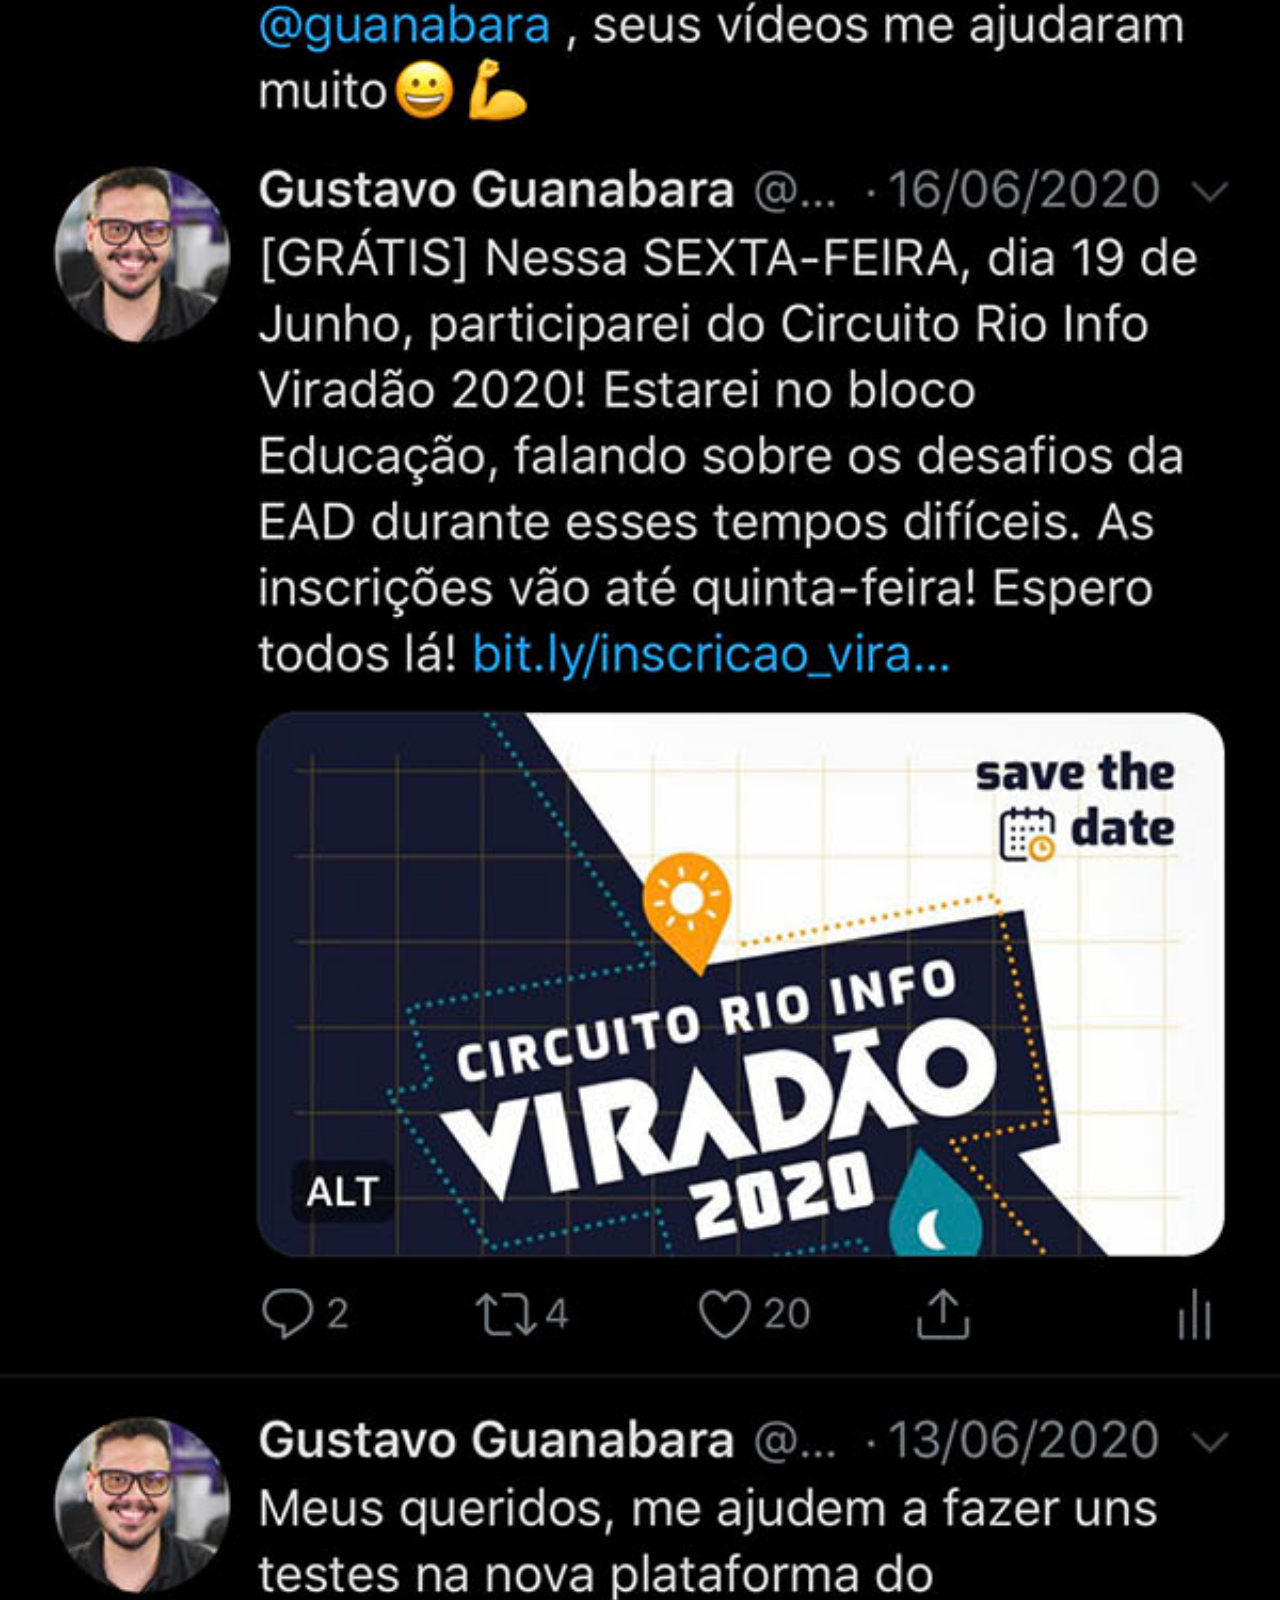
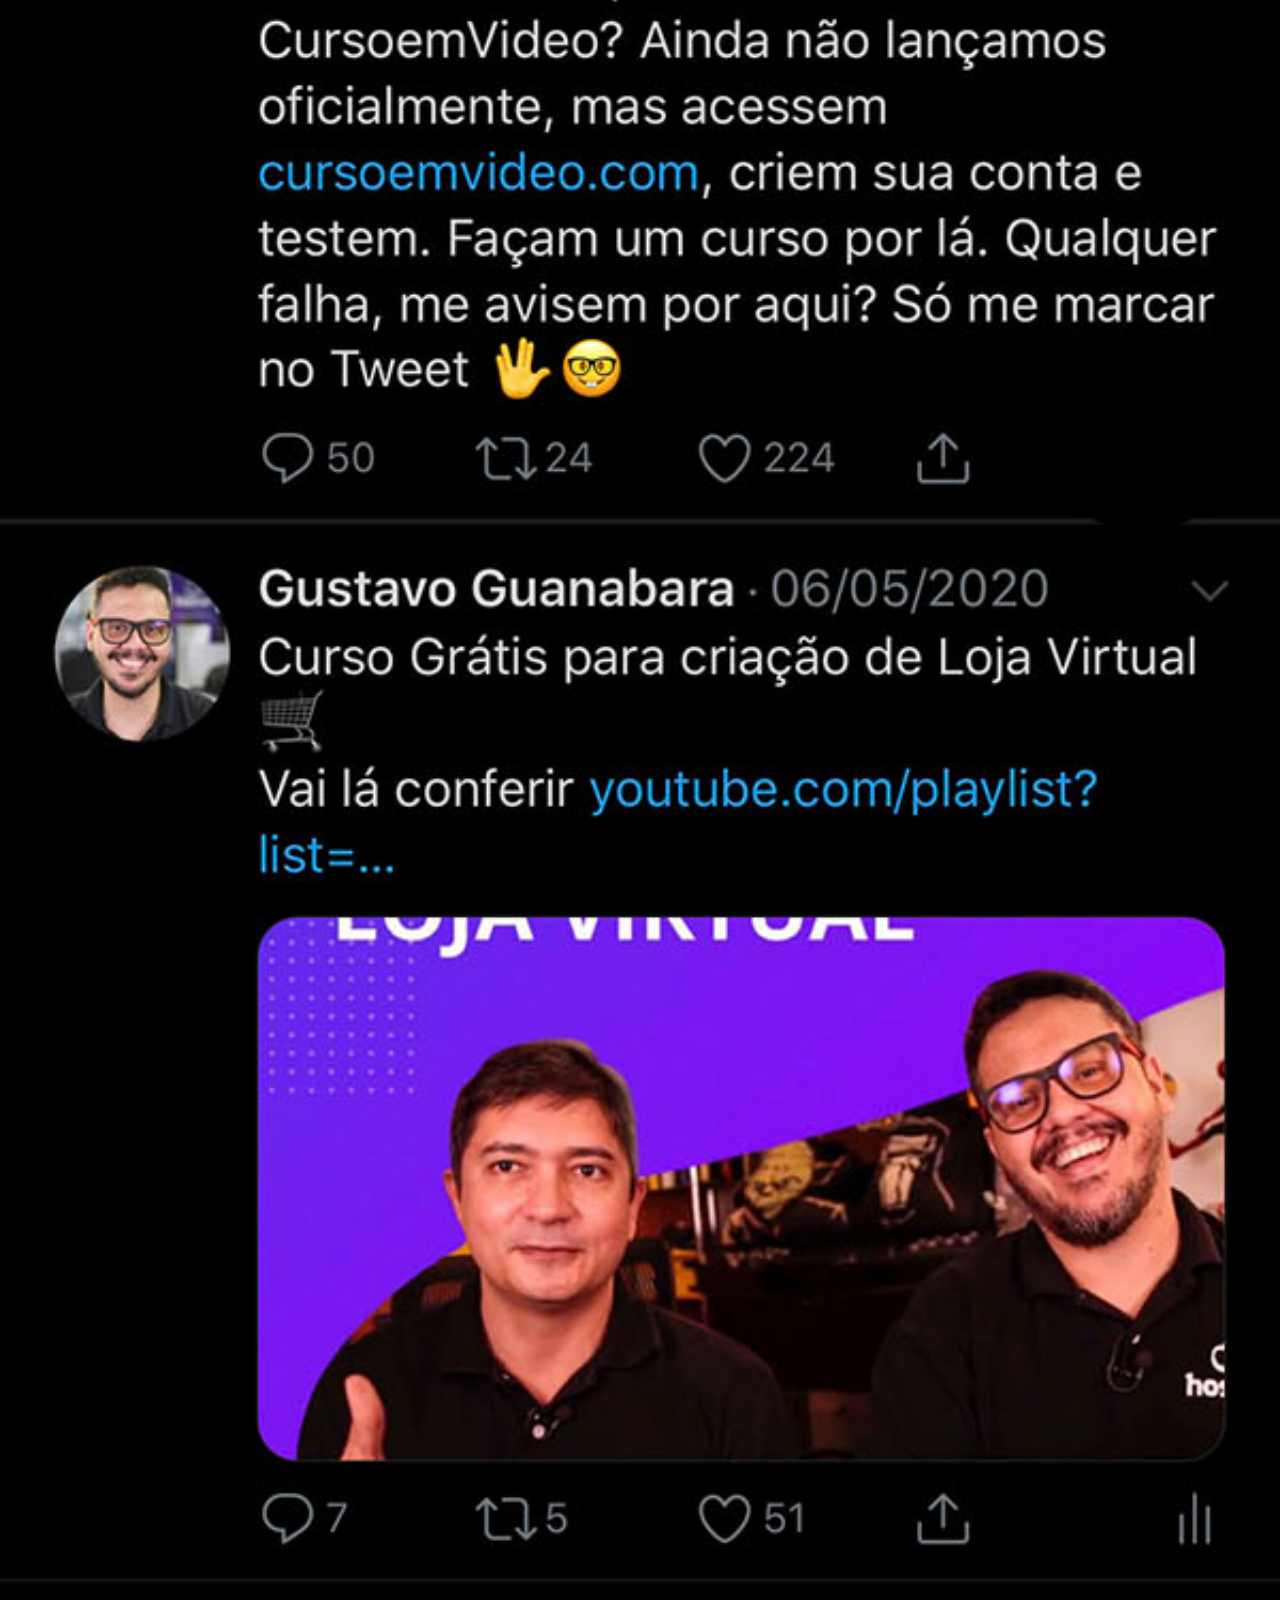
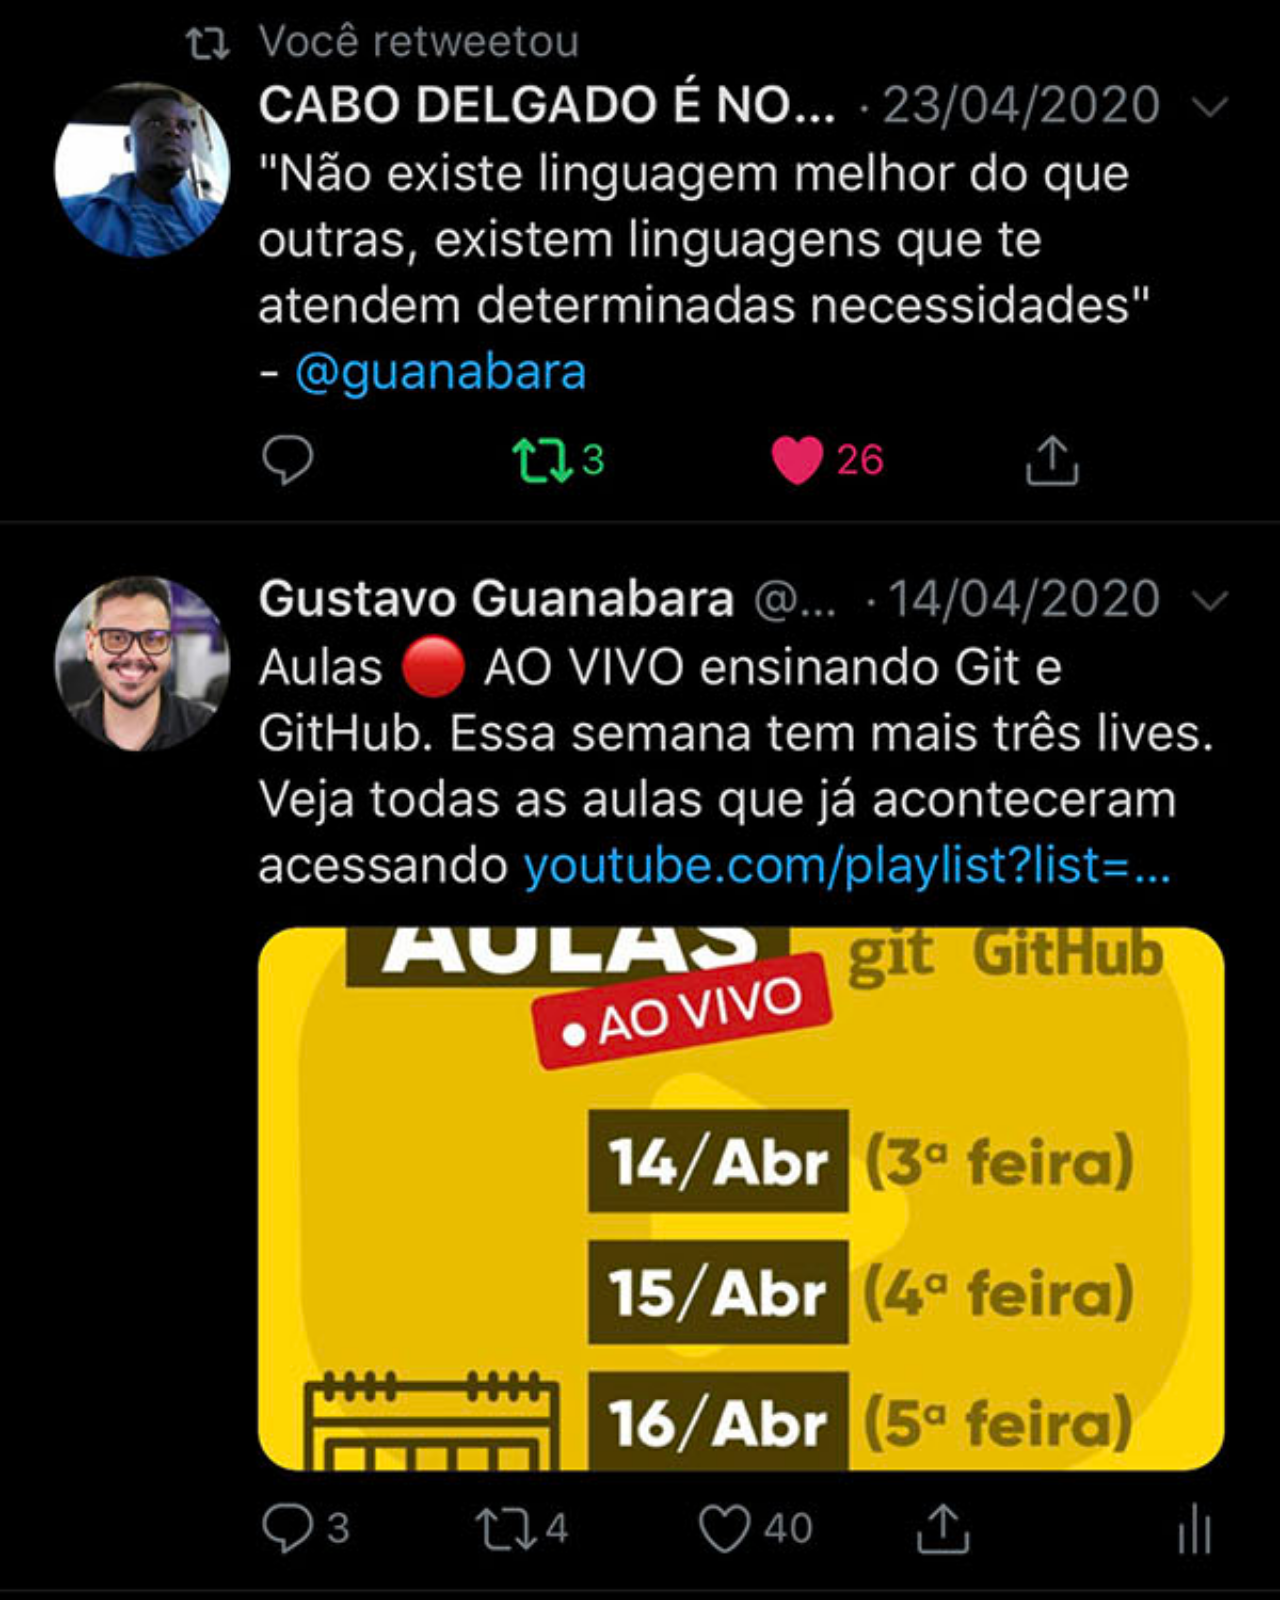
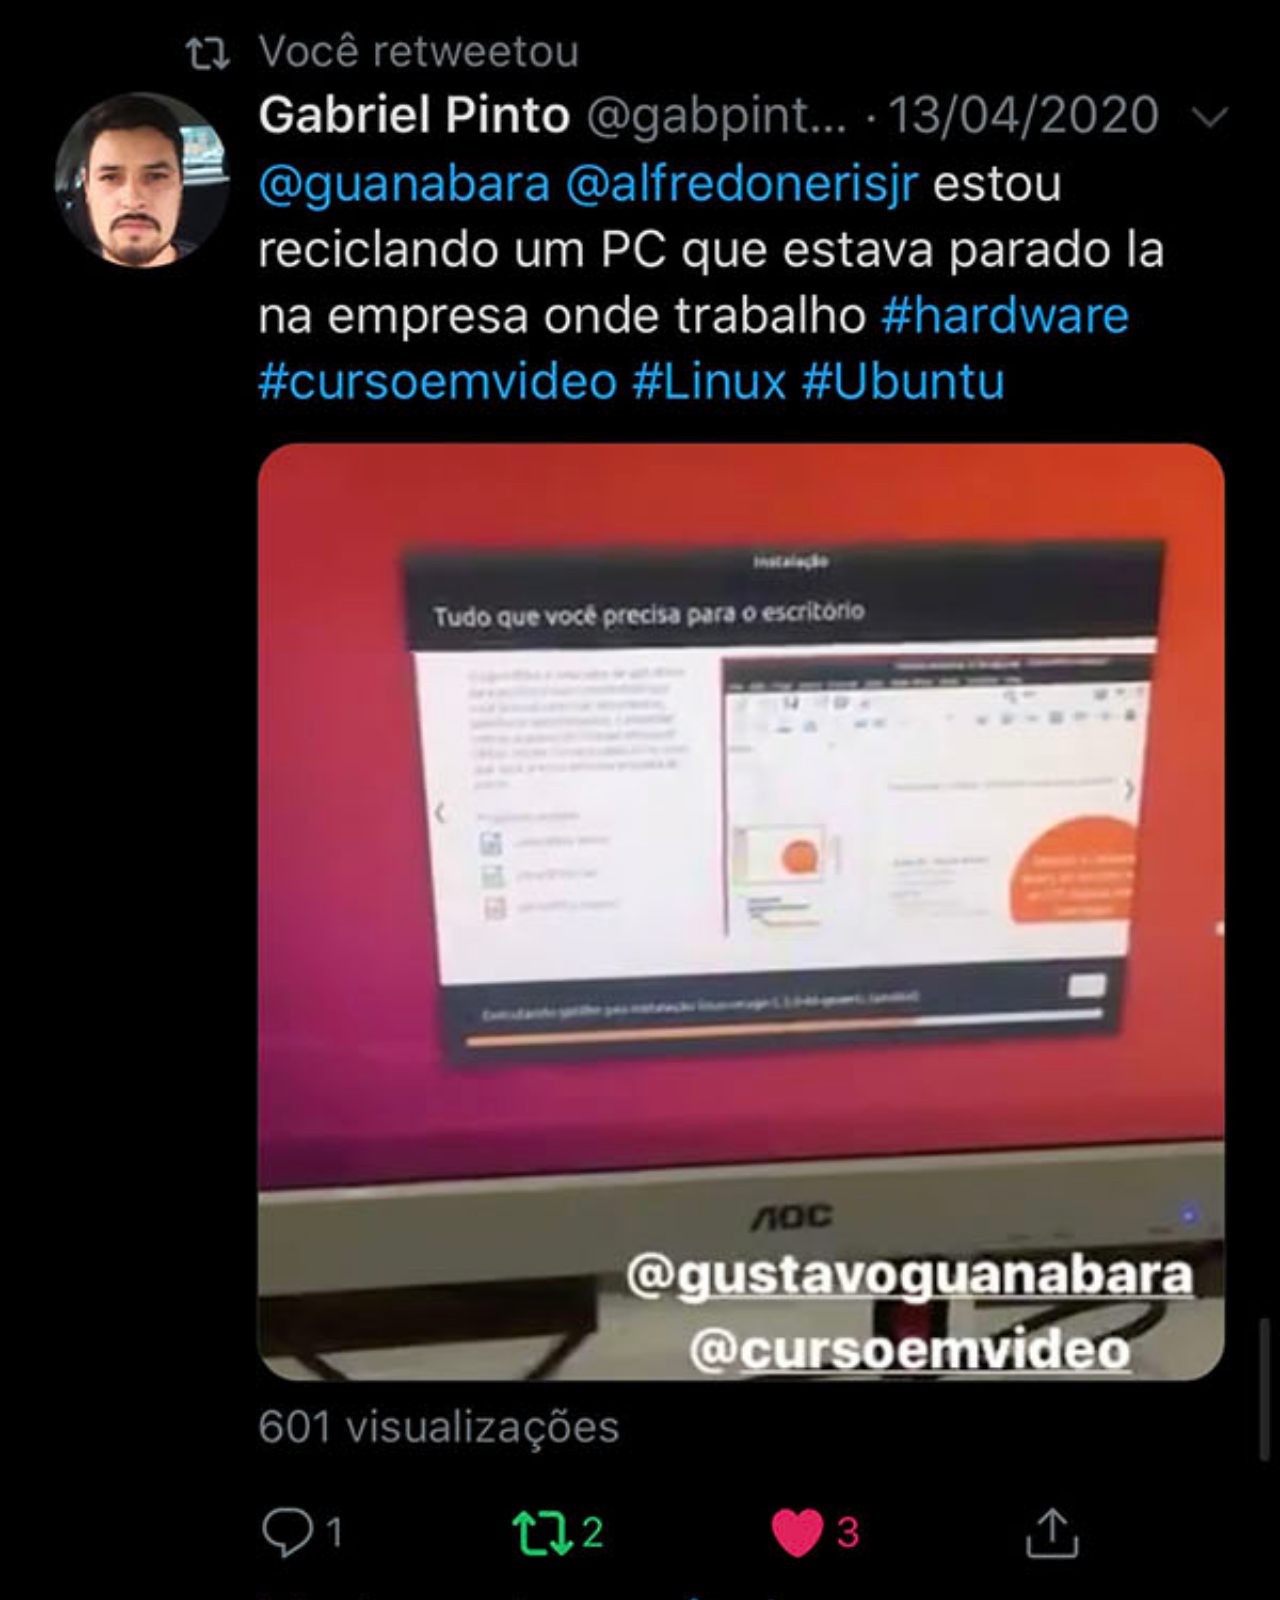
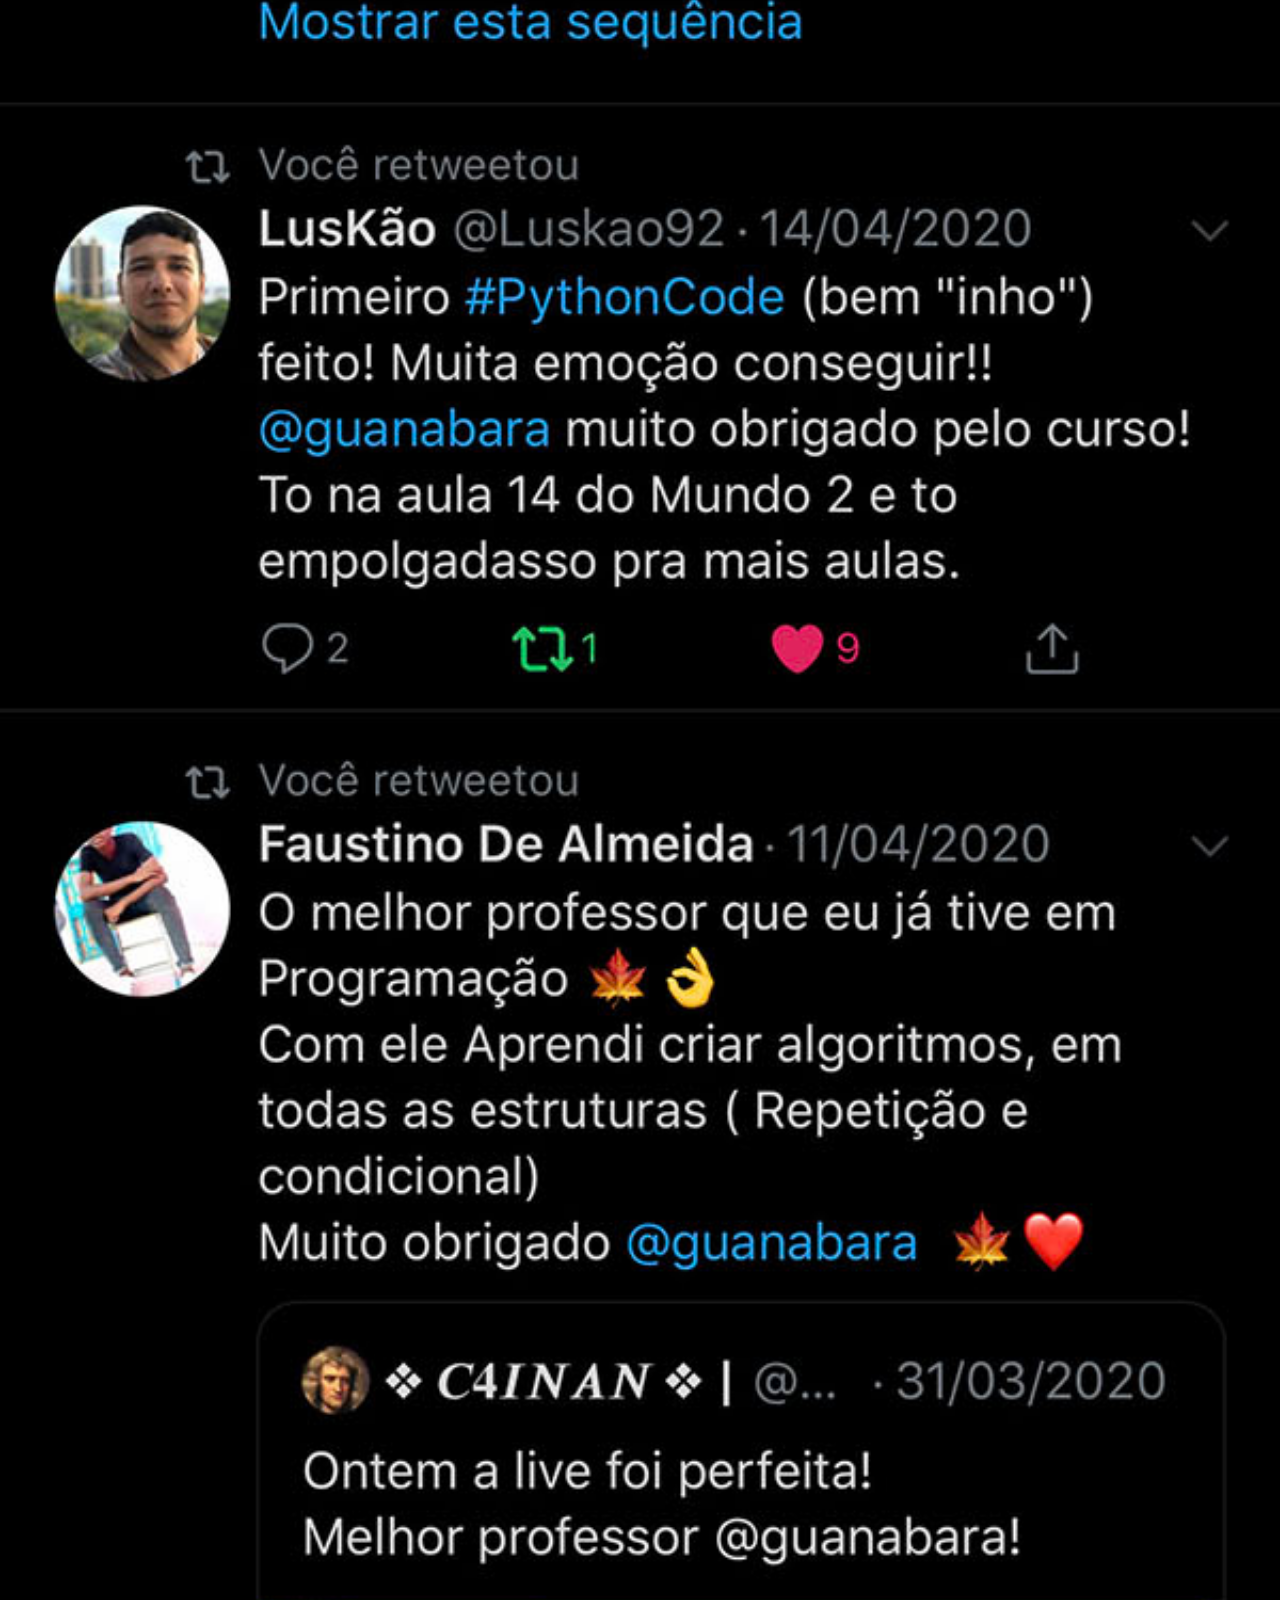
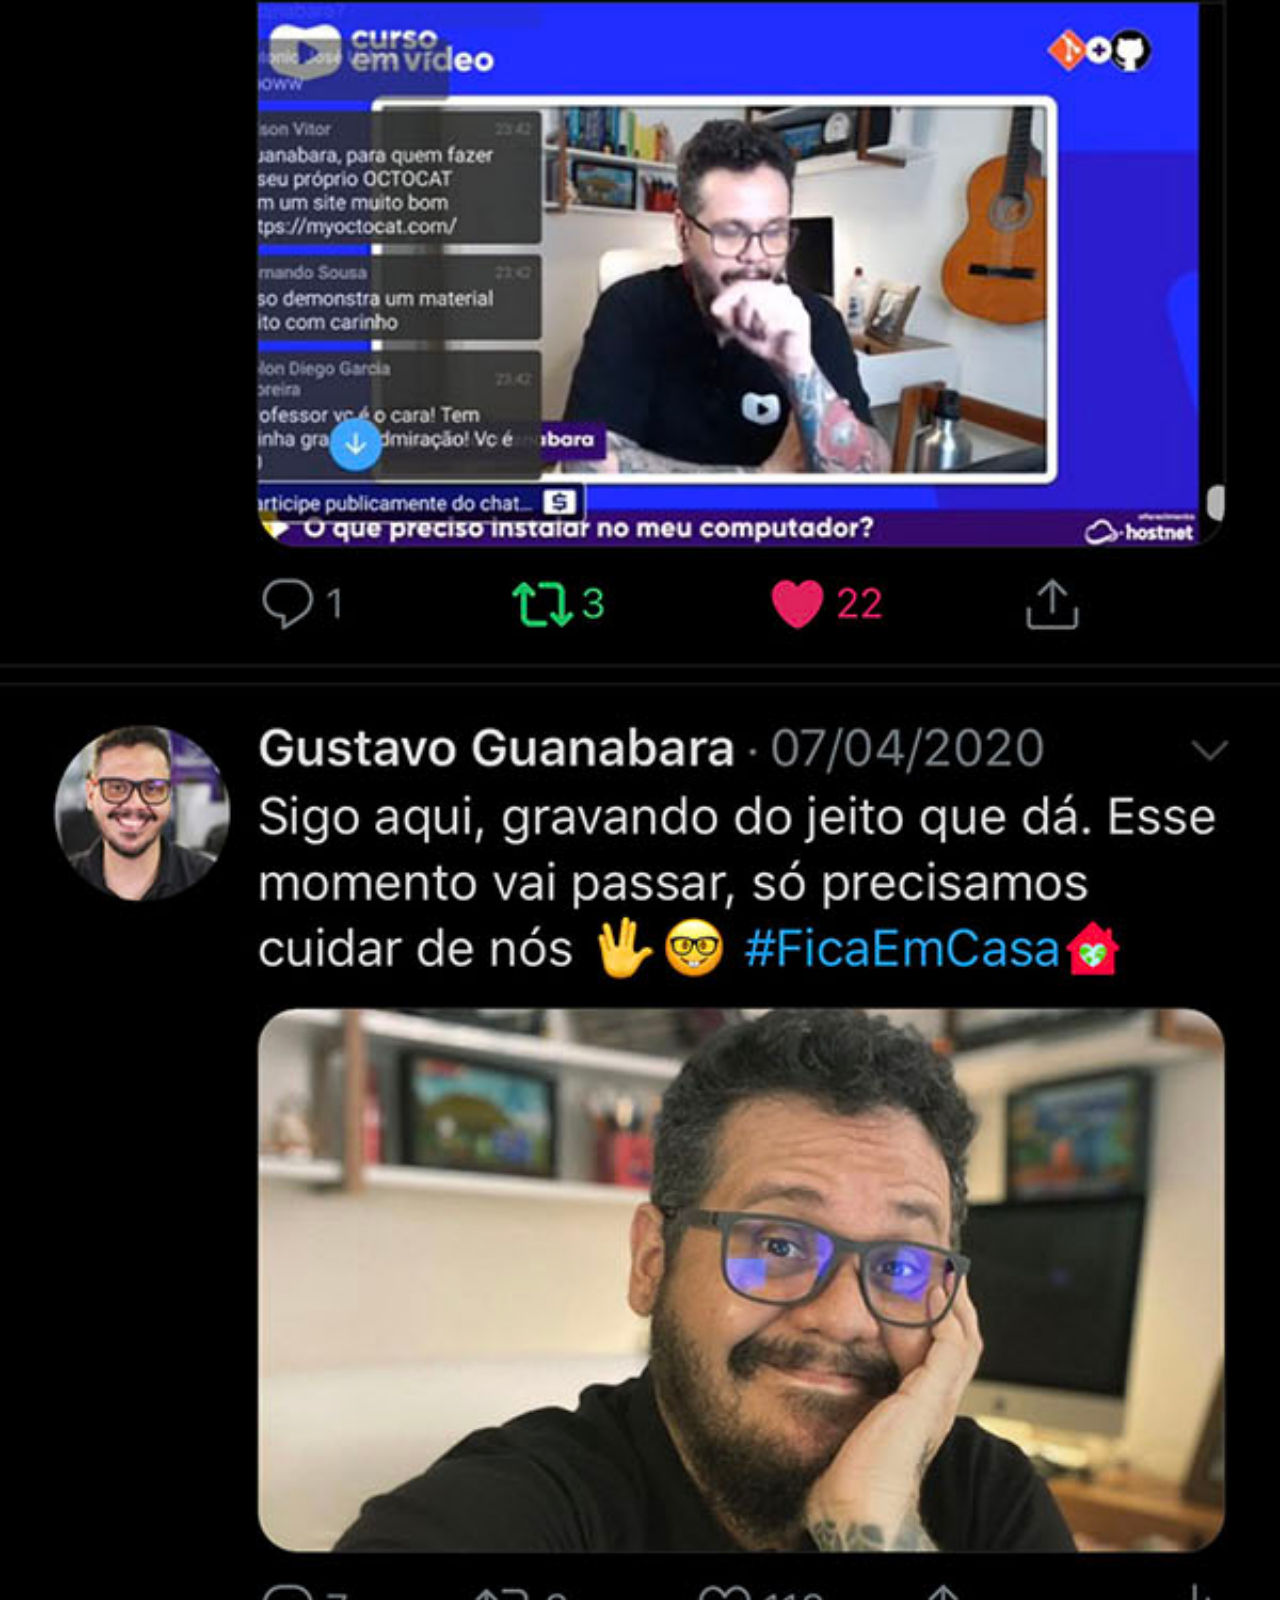
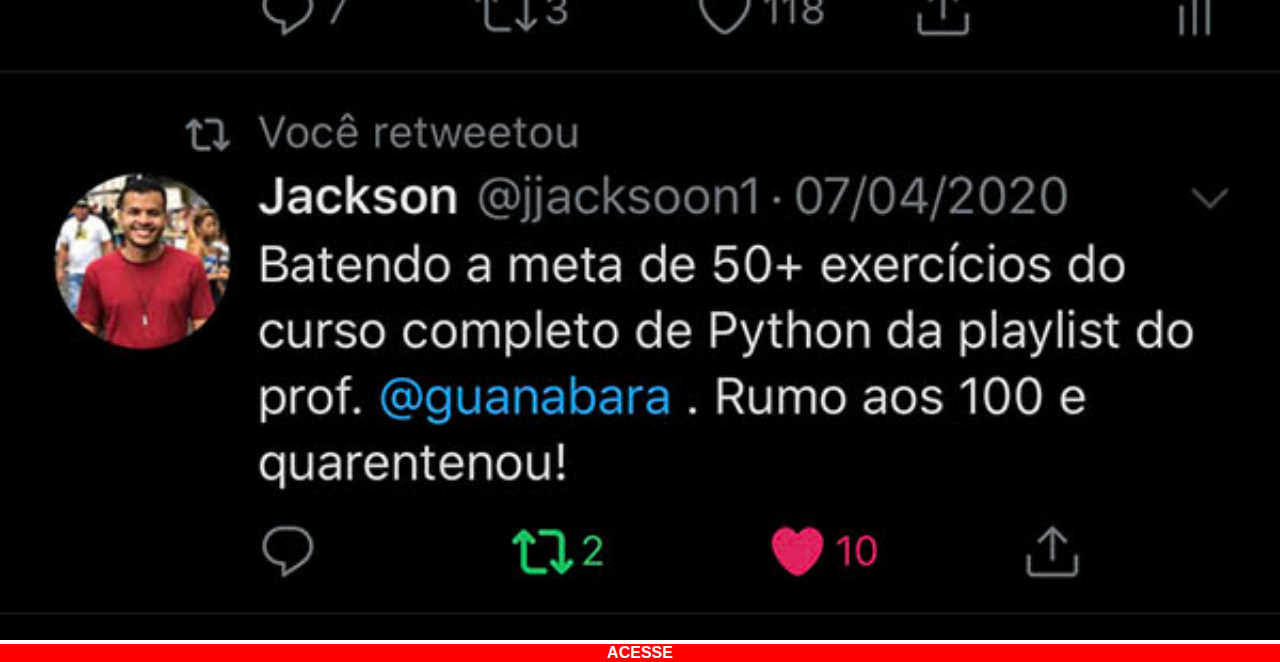
<file: twiter.html>
<!DOCTYPE html>
<html lang="pt-br">
<head>
    <meta charset="UTF-8">
    <meta name="viewport" content="width=device-width, initial-scale=1.0">
    <link rel="stylesheet" href="estilo/social.css">
    <title>Twitter</title>
</head>
<body>
    <img src="imagens/tela-twitter.jpg" alt="Youtube">
    <a href="https://www.youtube.com/" target="_blank"> ACESSE</a>

    
</body>
</html>
</file>
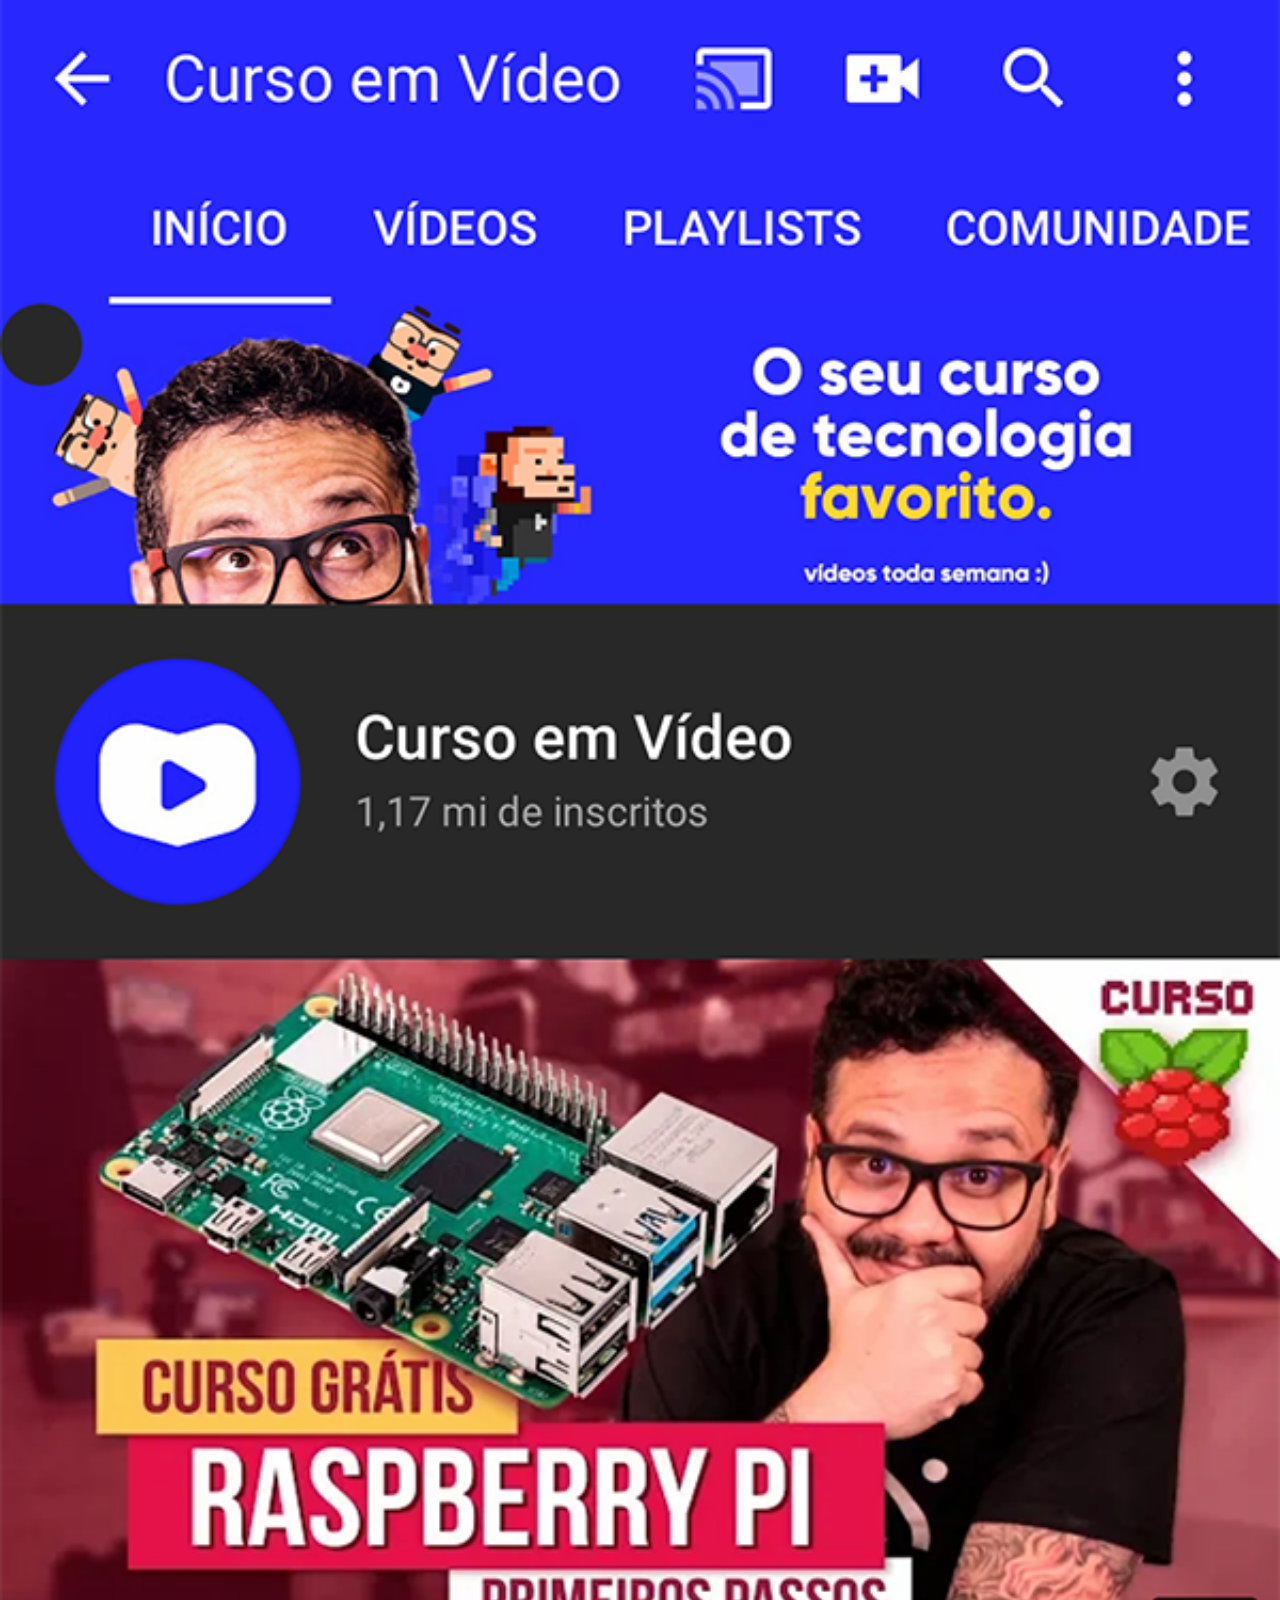
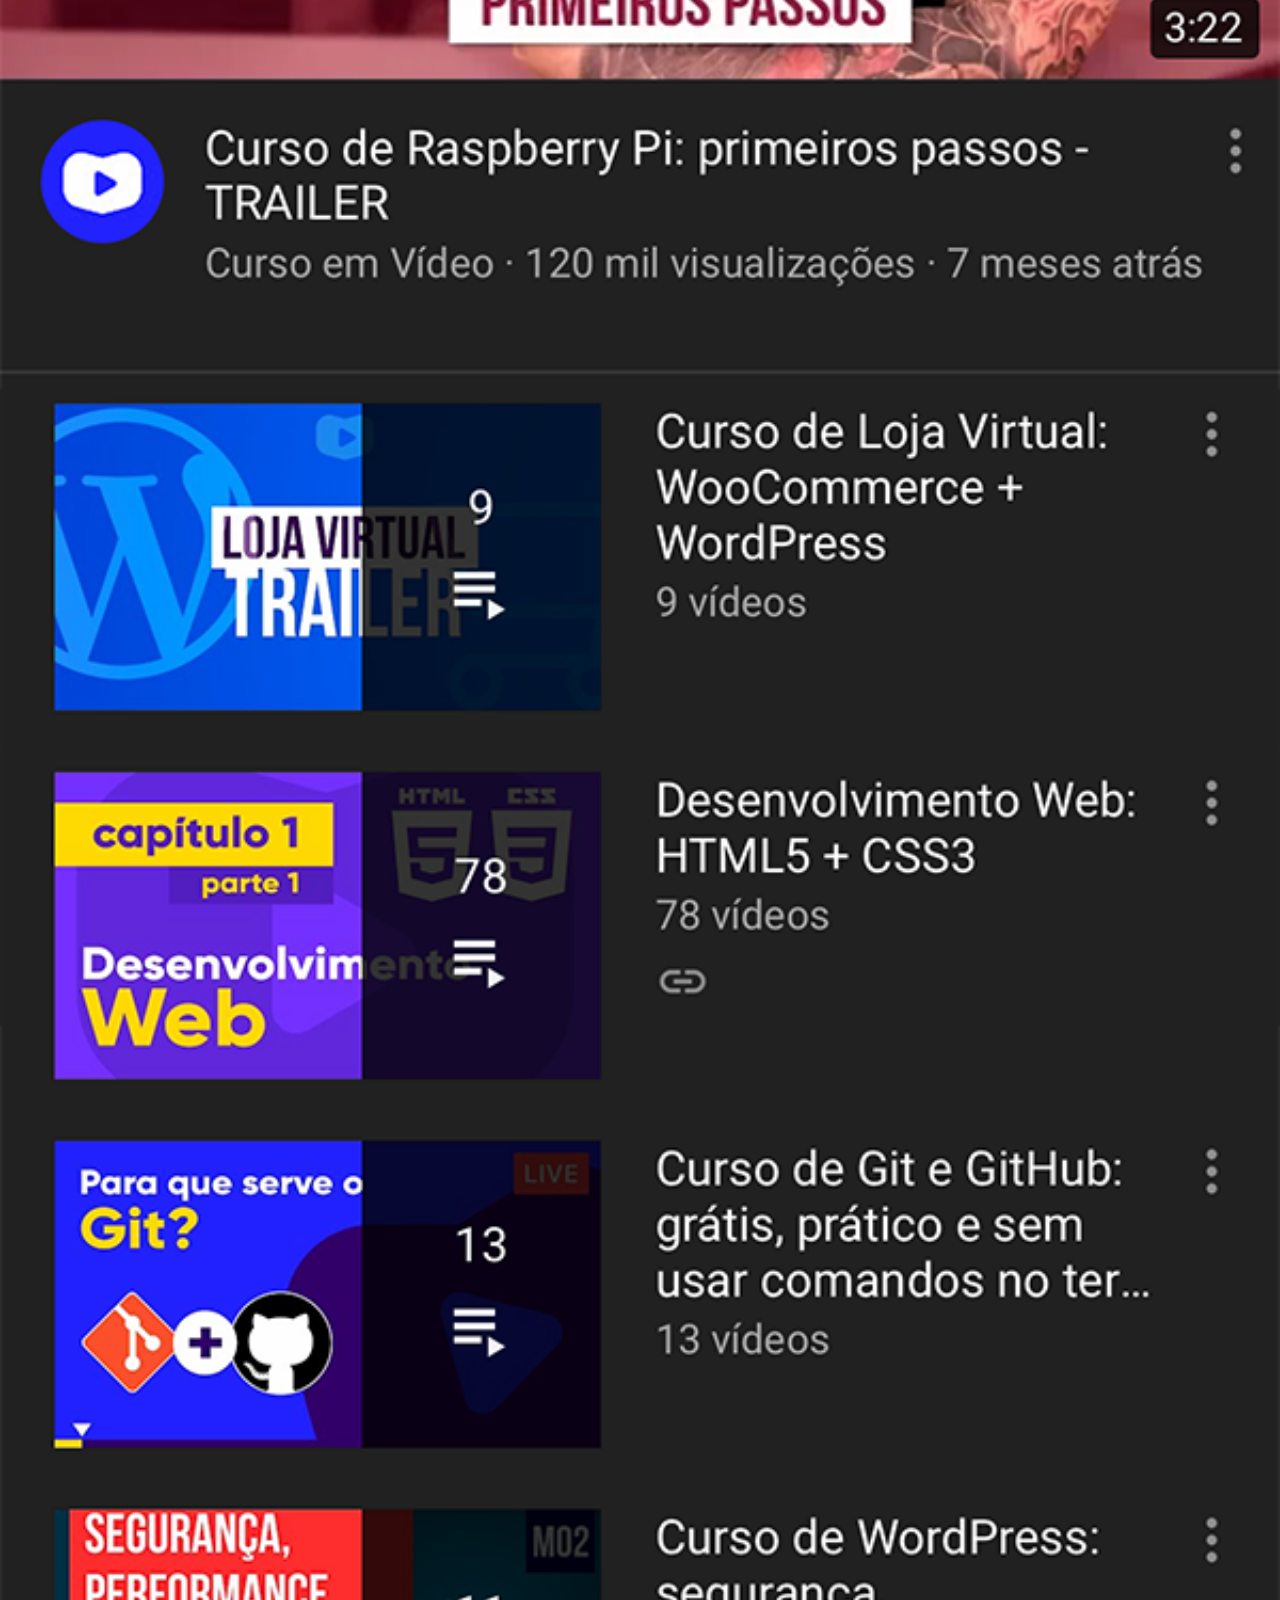
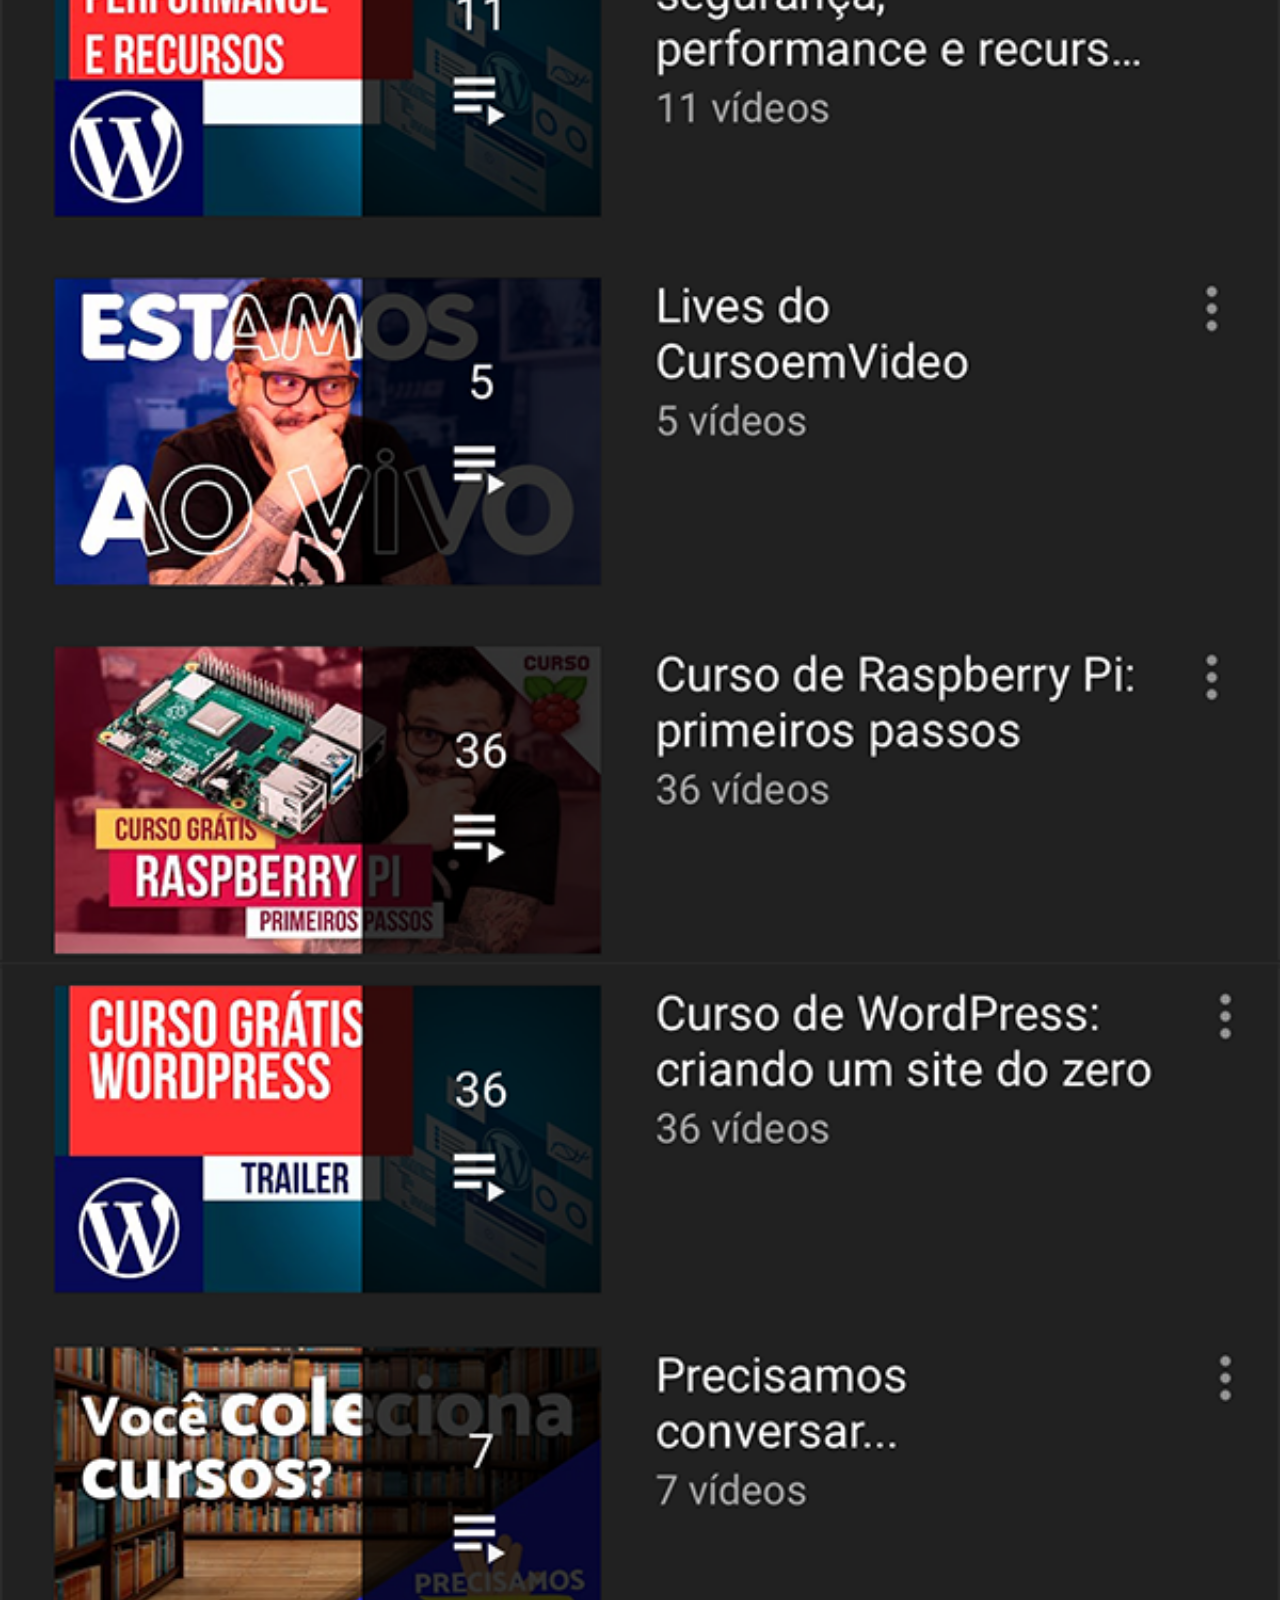
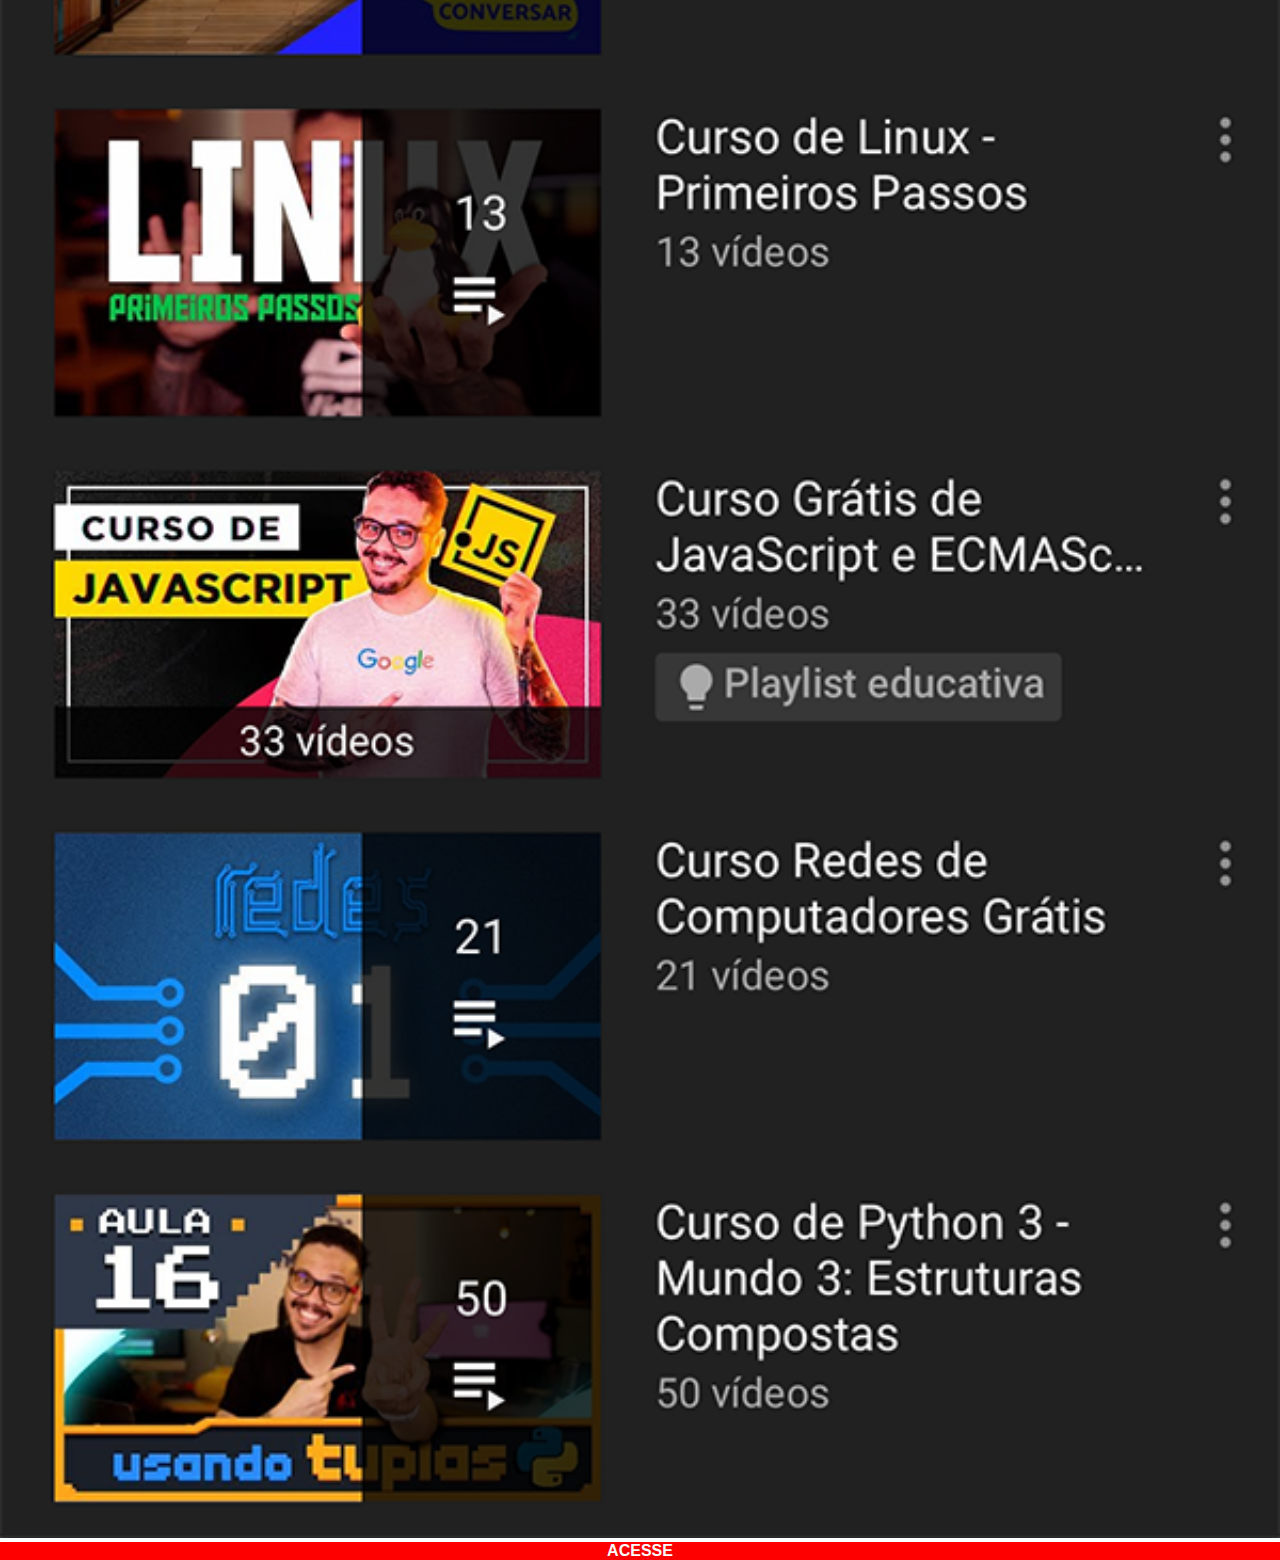
<file: youtube.html>
<!DOCTYPE html>
<html lang="pt-br">
<head>
    <meta charset="UTF-8">
    <meta name="viewport" content="width=device-width, initial-scale=1.0">
    <title>Youtube</title>
   <link rel="stylesheet" href="estilo/social.css">
</head>
<body>
    <img src="imagens/tela-youtube.png" alt="Youtube">
    <a href="https://www.youtube.com/" target="_blank"> ACESSE</a>
    
</body>
</html>
</file>
<file: estilo/social.css>
@charset "UTF-8";
*{
    margin: 0px;
    padding: 0px;
    font-family: Arial, Helvetica, sans-serif;
}
::-webkit-scrollbar{
    width: 0px;
    height: 0px;
}
img{
    width: 100vw;

}
a{
    display: block;
    background-color: red;
    color: white;
    text-align: center;
    font-weight: bolder;
    text-decoration: none;
}
a:hover{
    background-color: blue;
}
</file>
